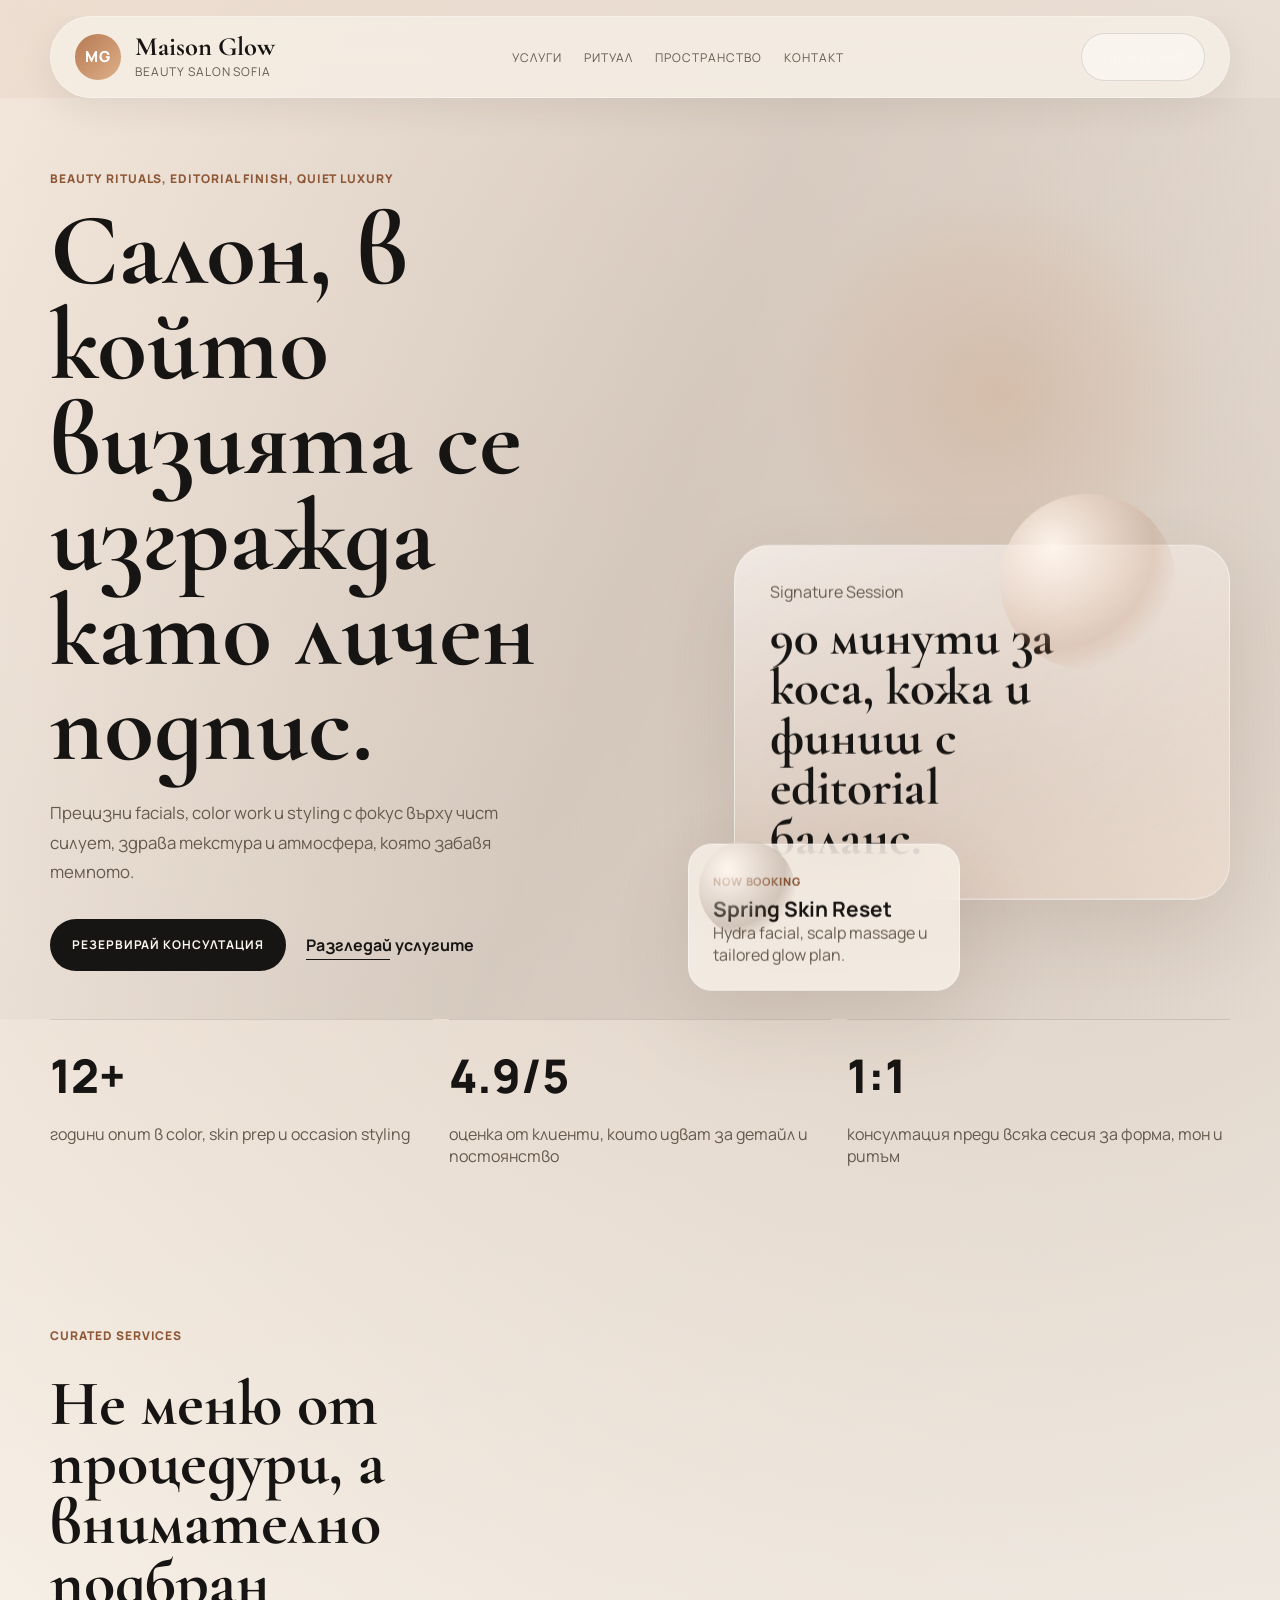
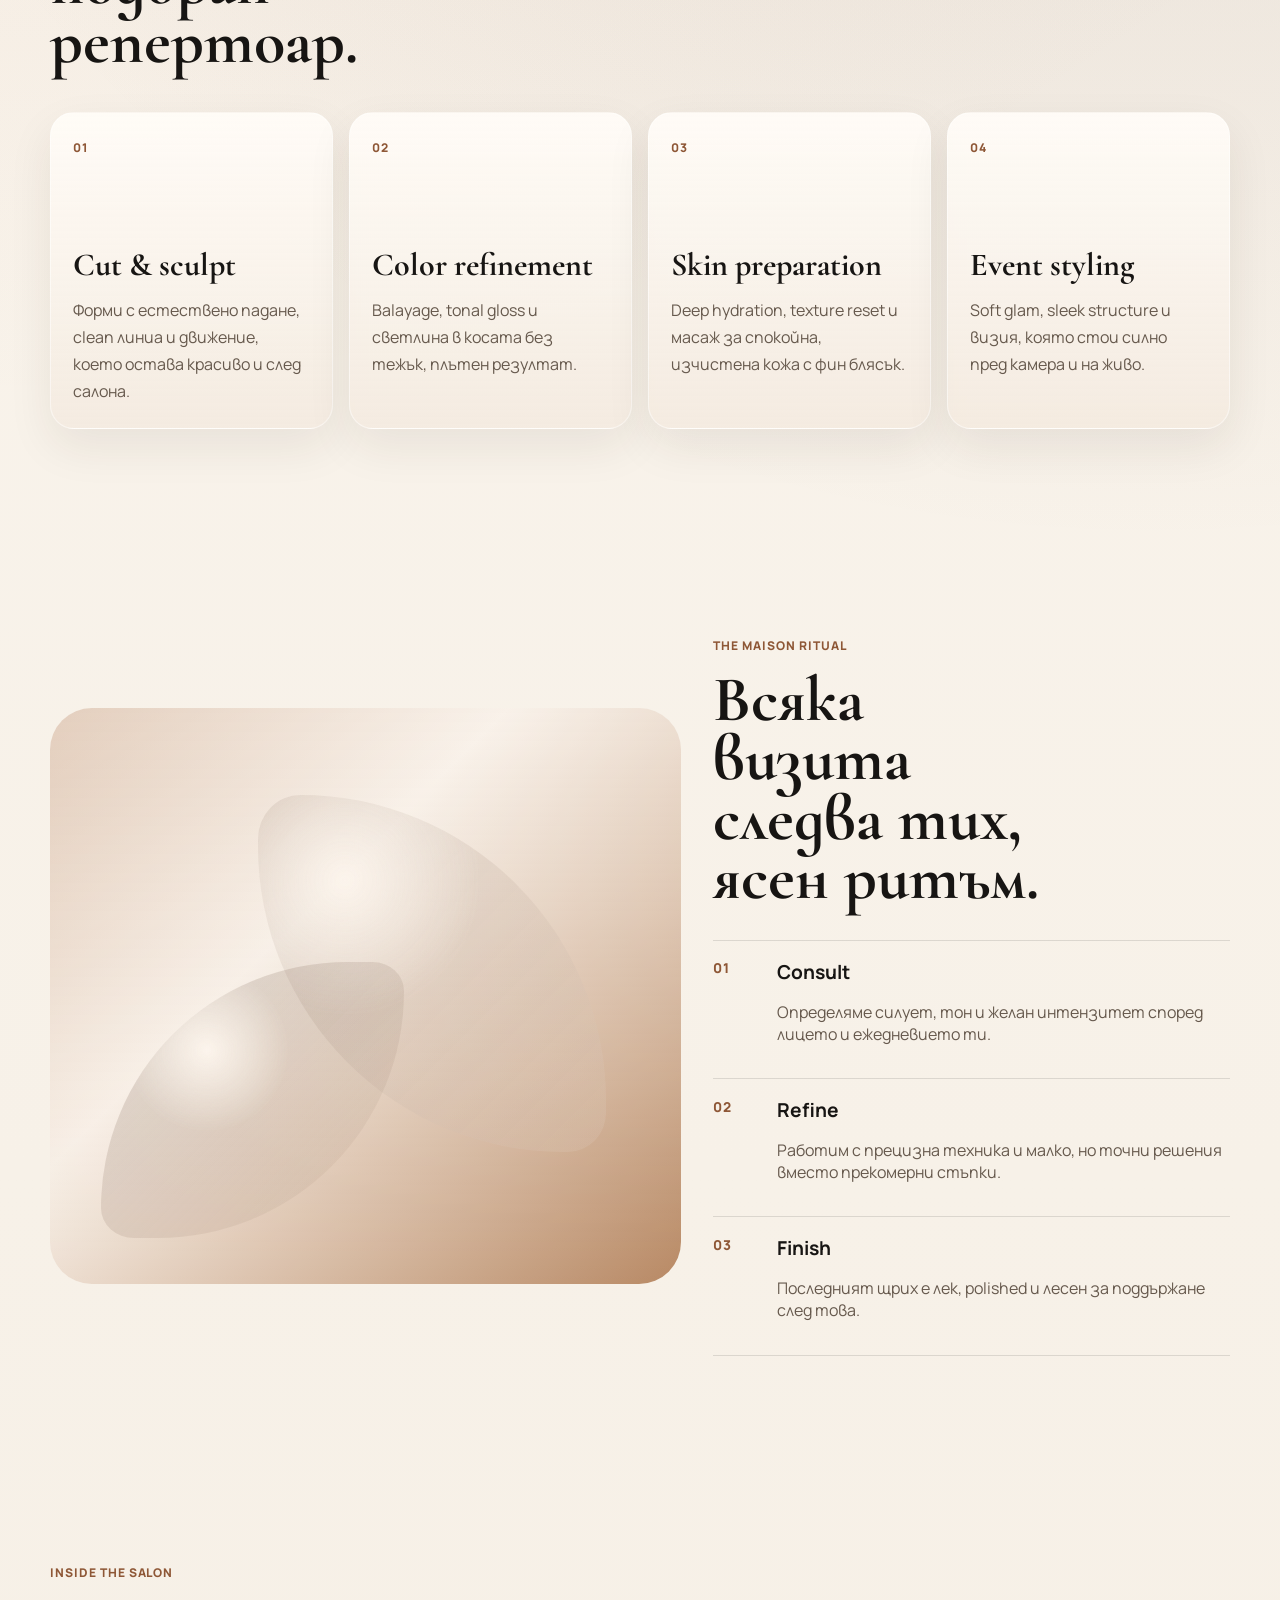
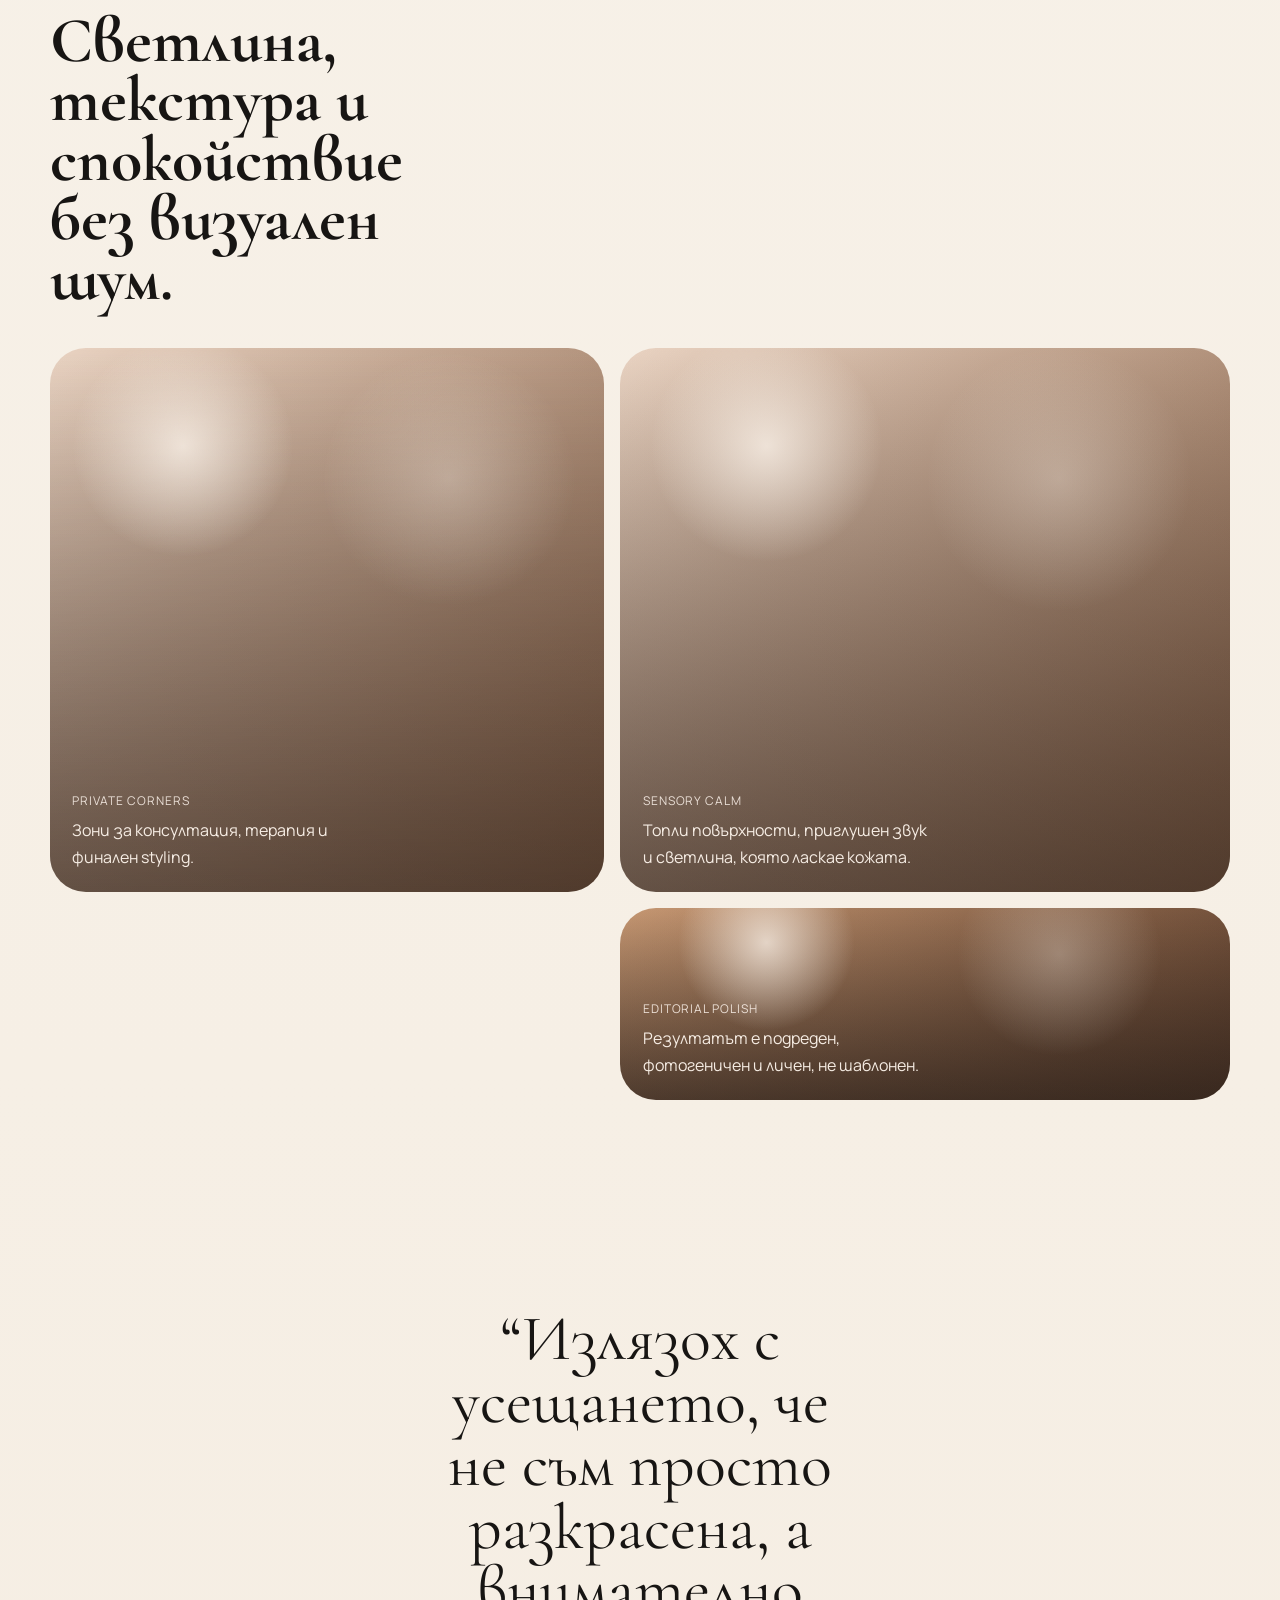
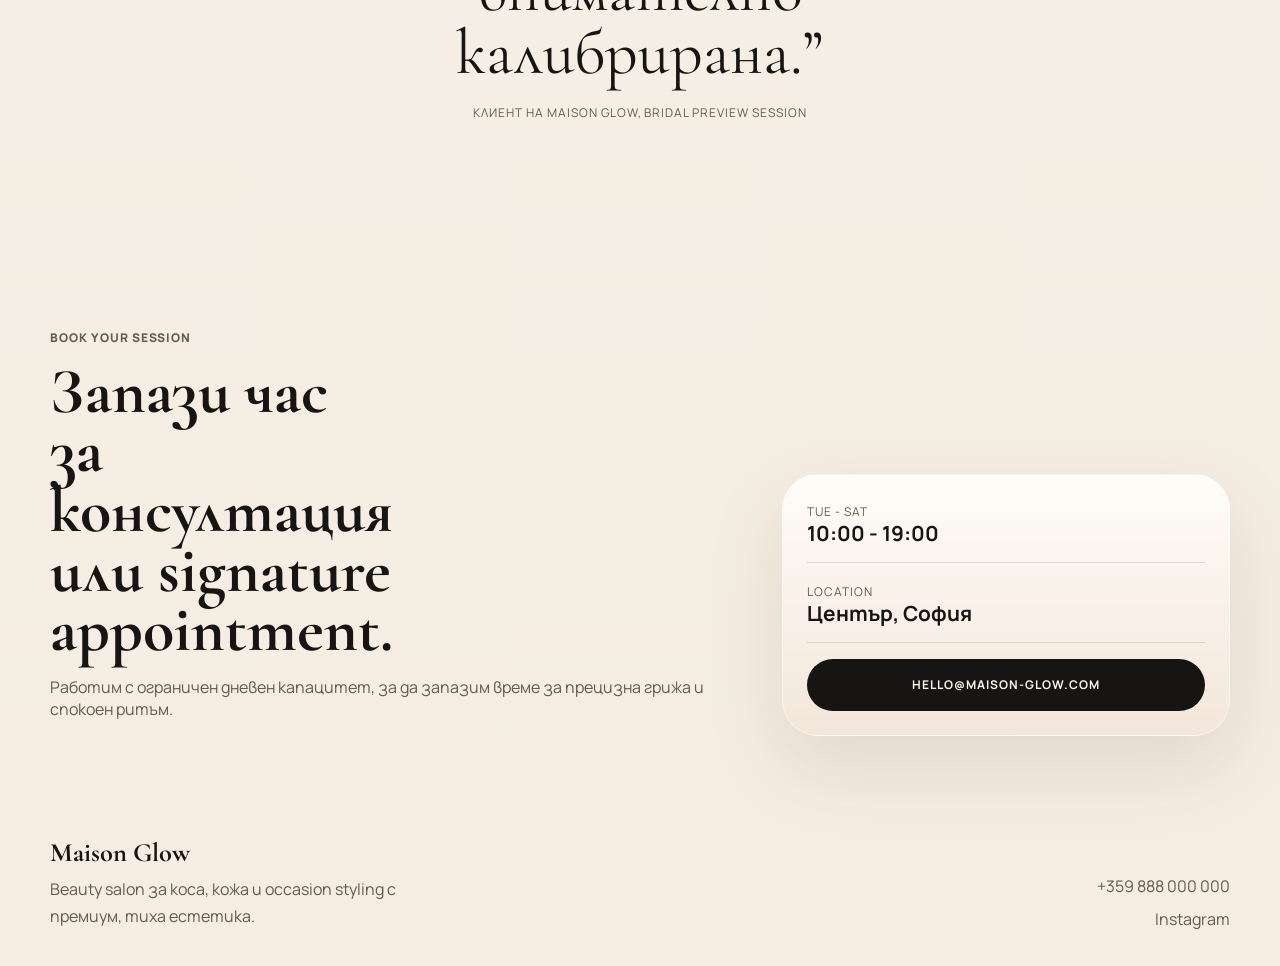
<file: index.html>
<!DOCTYPE html>
<html lang="bg">
  <head>
    <meta charset="UTF-8" />
    <meta name="viewport" content="width=device-width, initial-scale=1.0" />
    <title>Maison Glow | Beauty Salon</title>
    <meta
      name="description"
      content="Maison Glow е beauty salon за прецизни терапии, editorial styling и ритуали за спокойна, уверена визия."
    />
    <link rel="preconnect" href="https://fonts.googleapis.com" />
    <link rel="preconnect" href="https://fonts.gstatic.com" crossorigin />
    <link
      href="https://fonts.googleapis.com/css2?family=Cormorant+Garamond:wght@500;600;700&amp;family=Manrope:wght@400;500;600;700;800&amp;display=swap"
      rel="stylesheet"
    />
    <link rel="stylesheet" href="styles.css" />
  </head>
  <body>
    <div class="site-shell">
      <header class="topbar">
        <a class="brand" href="#home" aria-label="Maison Glow">
          <span class="brand-mark">MG</span>
          <span class="brand-copy">
            <strong>Maison Glow</strong>
            <span>Beauty Salon Sofia</span>
          </span>
        </a>
        <nav class="nav">
          <a href="#services">Услуги</a>
          <a href="#ritual">Ритуал</a>
          <a href="#space">Пространство</a>
          <a href="#contact">Контакт</a>
        </nav>
        <a class="button button-outline" href="#booking">Запази час</a>
      </header>

      <main id="home">
        <section class="hero">
          <div class="hero-backdrop"></div>
          <div class="hero-copy" data-reveal="up">
            <p class="eyebrow">Beauty rituals, editorial finish, quiet luxury</p>
            <h1>Салон, в който визията се изгражда като личен подпис.</h1>
            <p class="hero-text">
              Прецизни facials, color work и styling с фокус върху чист силует,
              здрава текстура и атмосфера, която забавя темпото.
            </p>
            <div class="hero-actions">
              <a class="button" href="#booking">Резервирай консултация</a>
              <a class="text-link" href="#services">Разгледай услугите</a>
            </div>
          </div>

          <div class="hero-visual" data-reveal="fade">
            <article class="hero-card hero-card-main">
              <p>Signature Session</p>
              <h2>90 минути за коса, кожа и финиш с editorial баланс.</h2>
            </article>
            <article class="hero-card hero-card-detail">
              <span>Now Booking</span>
              <strong>Spring Skin Reset</strong>
              <p>Hydra facial, scalp massage и tailored glow plan.</p>
            </article>
            <div class="hero-orb hero-orb-large"></div>
            <div class="hero-orb hero-orb-small"></div>
          </div>
        </section>

        <section class="metrics" data-reveal="up">
          <div>
            <span>12+</span>
            <p>години опит в color, skin prep и occasion styling</p>
          </div>
          <div>
            <span>4.9/5</span>
            <p>оценка от клиенти, които идват за детайл и постоянство</p>
          </div>
          <div>
            <span>1:1</span>
            <p>консултация преди всяка сесия за форма, тон и ритъм</p>
          </div>
        </section>

        <section class="section services" id="services">
          <div class="section-heading" data-reveal="up">
            <p class="eyebrow">Curated services</p>
            <h2>Не меню от процедури, а внимателно подбран репертоар.</h2>
          </div>

          <div class="service-grid">
            <article class="service-item" data-reveal="up">
              <span>01</span>
              <h3>Cut &amp; sculpt</h3>
              <p>
                Форми с естествено падане, clean линиa и движение, което остава
                красиво и след салона.
              </p>
            </article>
            <article class="service-item" data-reveal="up">
              <span>02</span>
              <h3>Color refinement</h3>
              <p>
                Balayage, tonal gloss и светлина в косата без тежък, плътен
                резултат.
              </p>
            </article>
            <article class="service-item" data-reveal="up">
              <span>03</span>
              <h3>Skin preparation</h3>
              <p>
                Deep hydration, texture reset и масаж за спокойна, изчистена
                кожа с фин блясък.
              </p>
            </article>
            <article class="service-item" data-reveal="up">
              <span>04</span>
              <h3>Event styling</h3>
              <p>
                Soft glam, sleek structure и визия, която стои силно пред камера
                и на живо.
              </p>
            </article>
          </div>
        </section>

        <section class="section split-section" id="ritual">
          <div class="split-visual" data-reveal="fade">
            <div class="texture texture-one"></div>
            <div class="texture texture-two"></div>
          </div>
          <div class="split-copy" data-reveal="up">
            <p class="eyebrow">The Maison ritual</p>
            <h2>Всяка визита следва тих, ясен ритъм.</h2>
            <ol class="ritual-list">
              <li>
                <strong>Consult</strong>
                <p>Определяме силует, тон и желан интензитет според лицето и ежедневието ти.</p>
              </li>
              <li>
                <strong>Refine</strong>
                <p>Работим с прецизна техника и малко, но точни решения вместо прекомерни стъпки.</p>
              </li>
              <li>
                <strong>Finish</strong>
                <p>Последният щрих е лек, polished и лесен за поддържане след това.</p>
              </li>
            </ol>
          </div>
        </section>

        <section class="section gallery-section" id="space">
          <div class="section-heading" data-reveal="up">
            <p class="eyebrow">Inside the salon</p>
            <h2>Светлина, текстура и спокойствие без визуален шум.</h2>
          </div>
          <div class="gallery">
            <div class="gallery-panel gallery-tall" data-reveal="fade">
              <div class="panel-copy">
                <span>Private corners</span>
                <p>Зони за консултация, терапия и финален styling.</p>
              </div>
            </div>
            <div class="gallery-panel gallery-wide" data-reveal="fade">
              <div class="panel-copy">
                <span>Sensory calm</span>
                <p>Топли повърхности, приглушен звук и светлина, която ласкае кожата.</p>
              </div>
            </div>
            <div class="gallery-panel gallery-accent" data-reveal="fade">
              <div class="panel-copy">
                <span>Editorial polish</span>
                <p>Резултатът е подреден, фотогеничен и личен, не шаблонен.</p>
              </div>
            </div>
          </div>
        </section>

        <section class="section quote-section">
          <blockquote data-reveal="up">
            “Излязох с усещането, че не съм просто разкрасена, а внимателно
            калибрирана.”
          </blockquote>
          <p data-reveal="up">Клиент на Maison Glow, bridal preview session</p>
        </section>

        <section class="section booking-section" id="booking">
          <div class="booking-copy" data-reveal="up">
            <p class="eyebrow">Book your session</p>
            <h2>Запази час за консултация или signature appointment.</h2>
            <p>
              Работим с ограничен дневен капацитет, за да запазим време за
              прецизна грижа и спокоен ритъм.
            </p>
          </div>
          <div class="booking-panel" data-reveal="up">
            <div>
              <span>Tue - Sat</span>
              <strong>10:00 - 19:00</strong>
            </div>
            <div>
              <span>Location</span>
              <strong>Център, София</strong>
            </div>
            <a class="button" href="mailto:hello@maison-glow.com">hello@maison-glow.com</a>
          </div>
        </section>
      </main>

      <footer class="footer" id="contact">
        <div>
          <strong>Maison Glow</strong>
          <p>Beauty salon за коса, кожа и occasion styling с премиум, тиха естетика.</p>
        </div>
        <div>
          <a href="tel:+359888000000">+359 888 000 000</a>
          <a href="https://instagram.com" target="_blank" rel="noreferrer">Instagram</a>
        </div>
      </footer>
    </div>

    <script src="script.js"></script>
  </body>
</html>
</file>
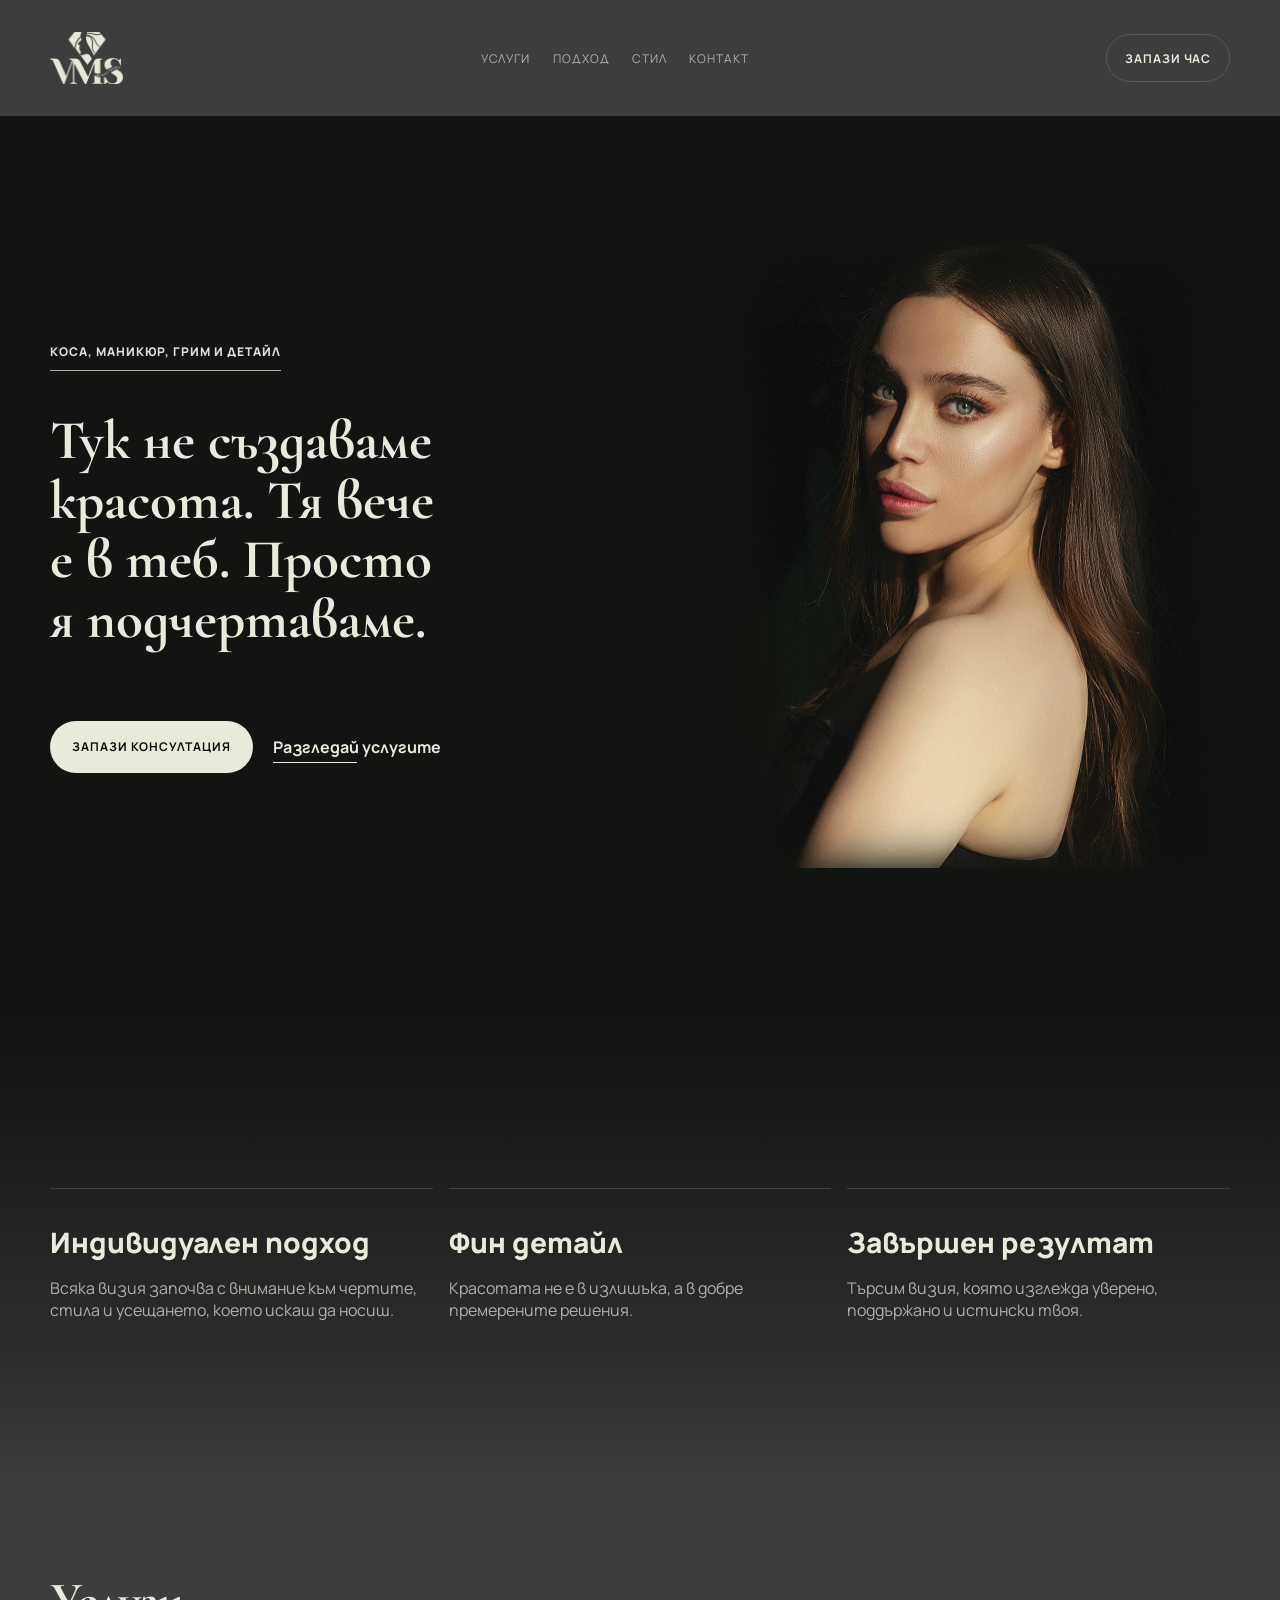
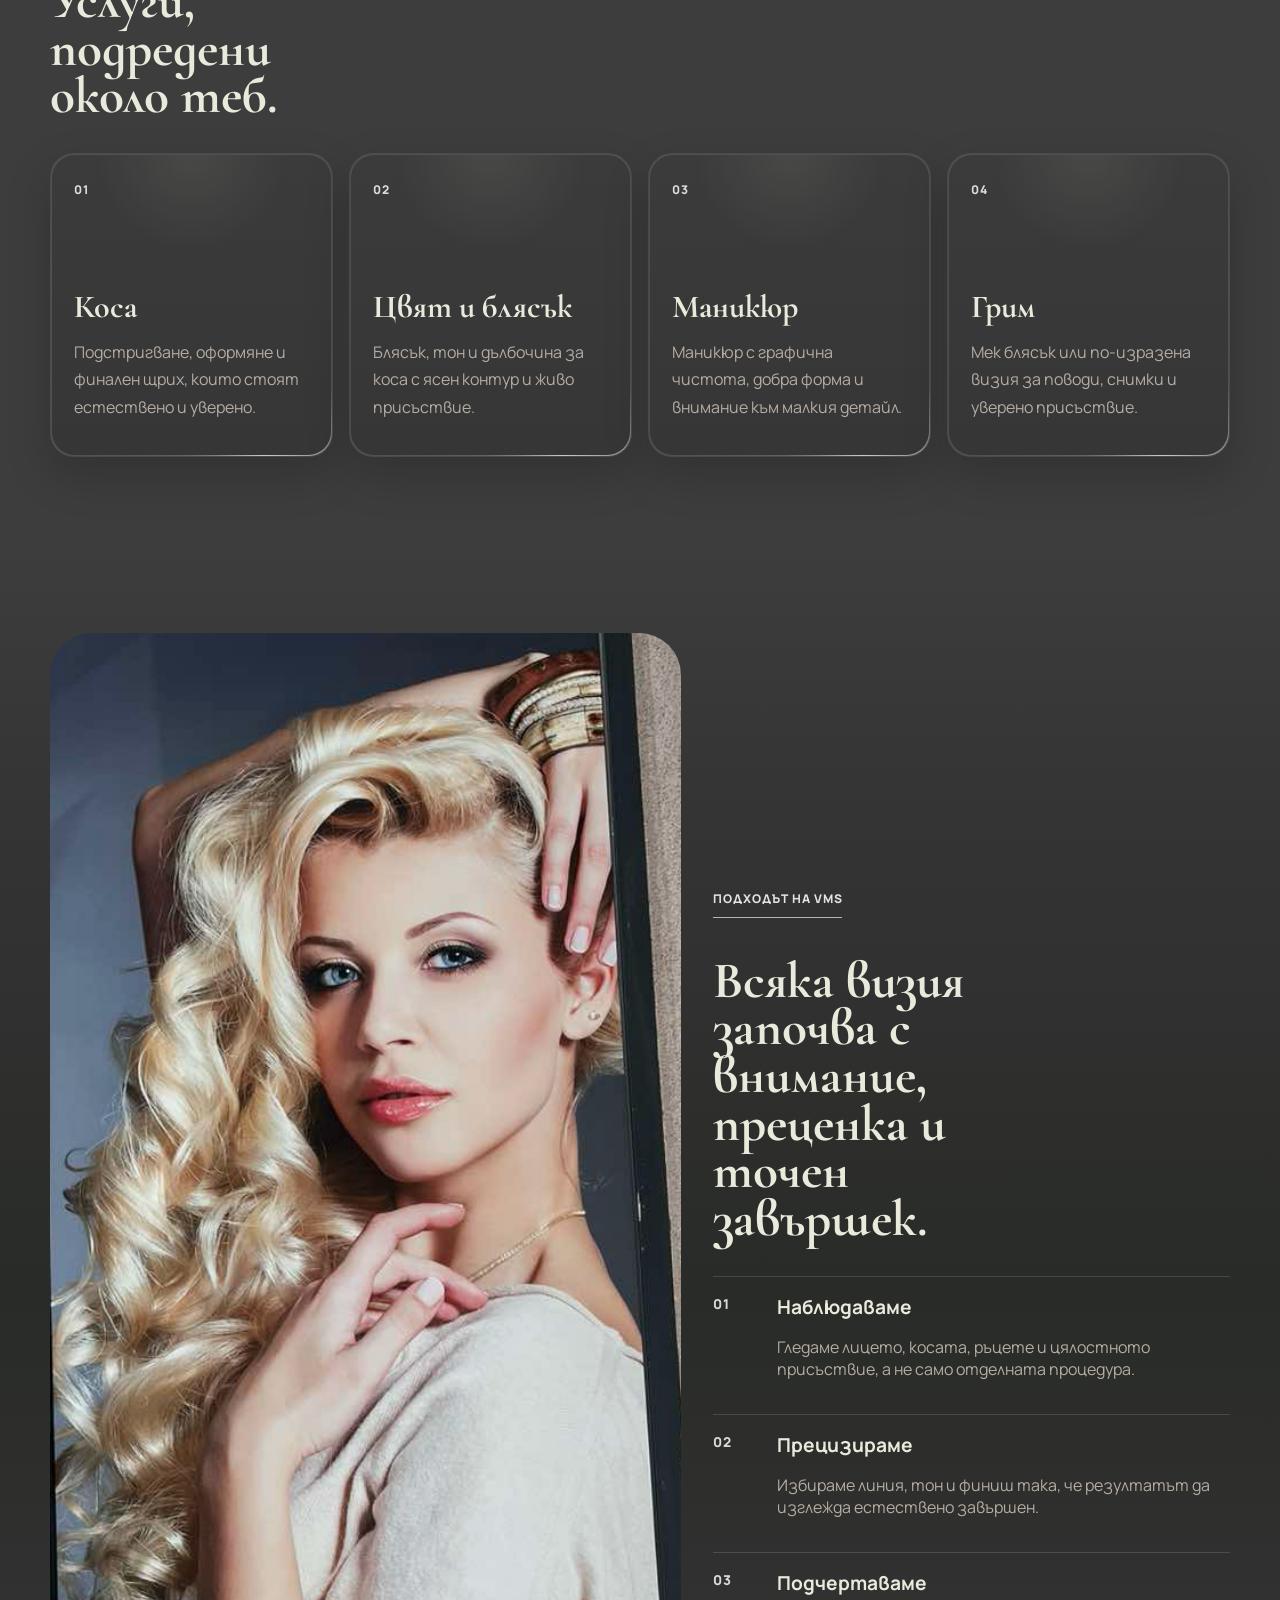
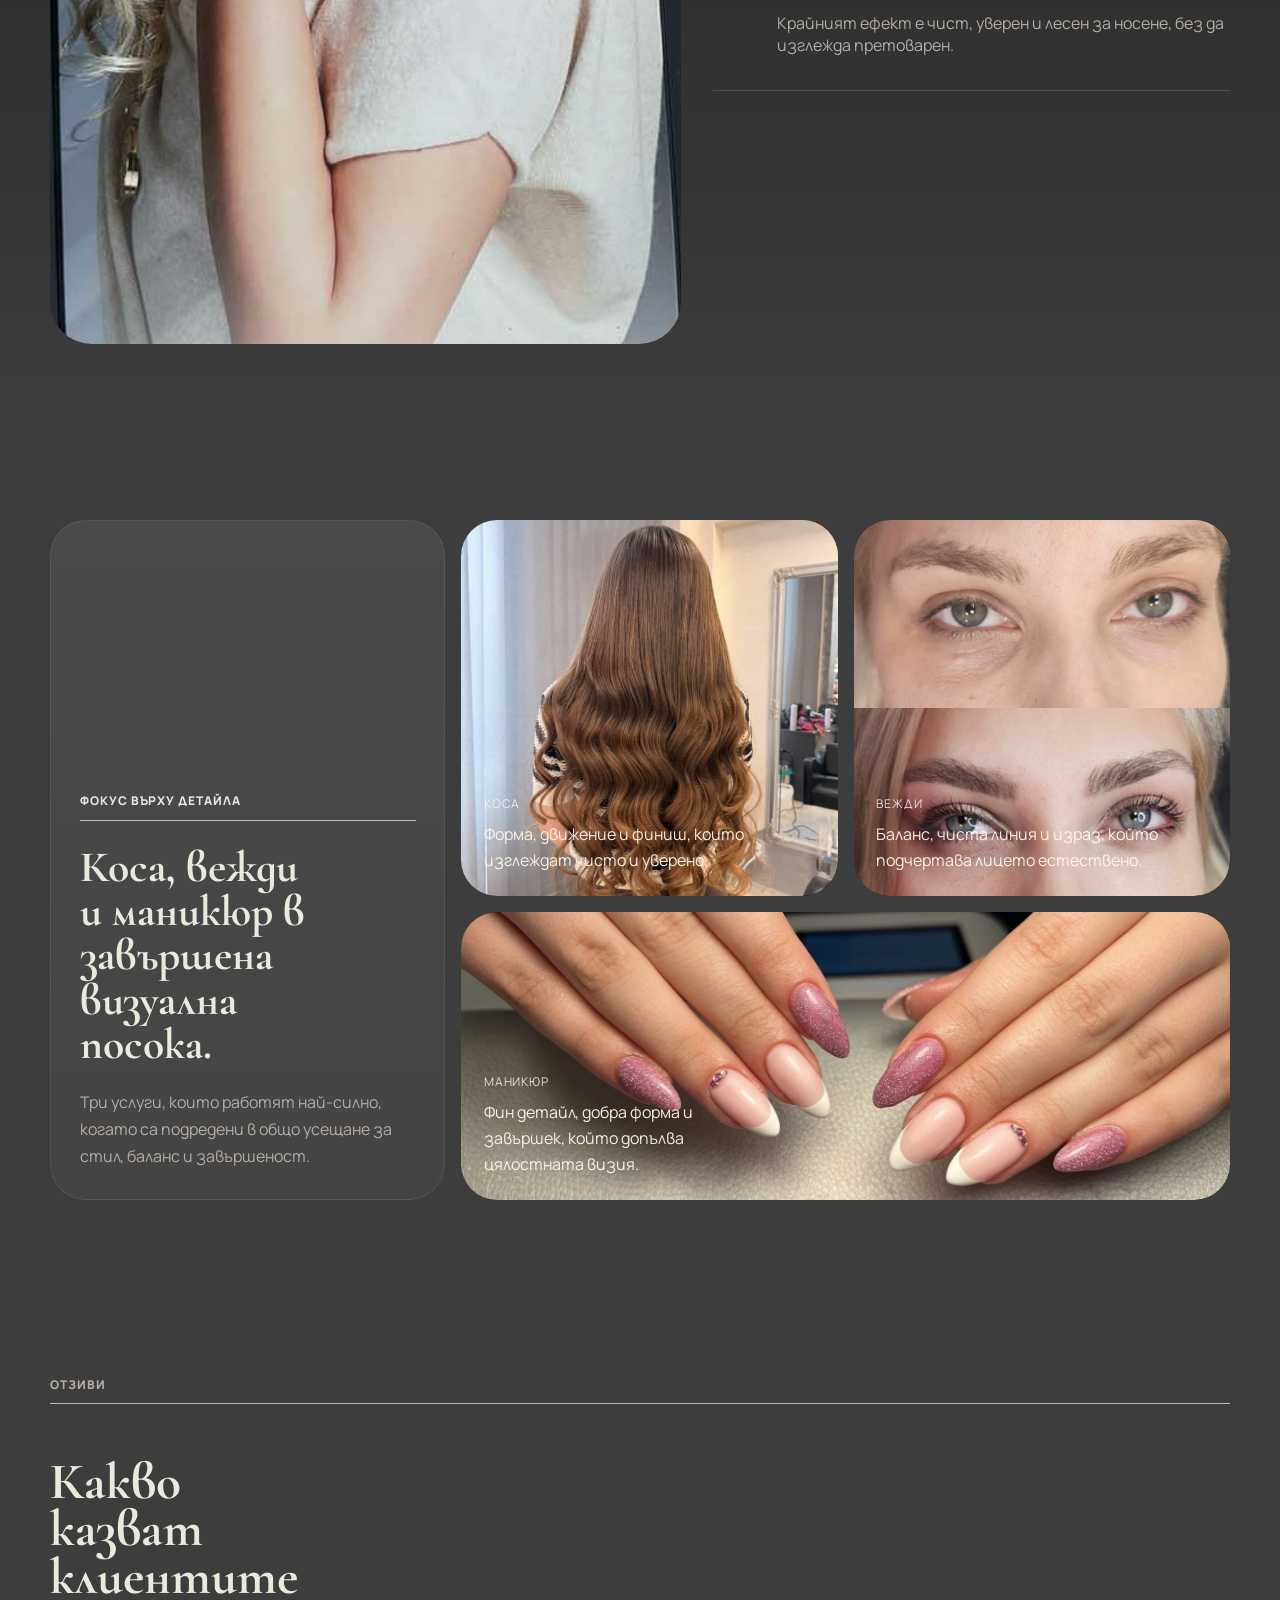
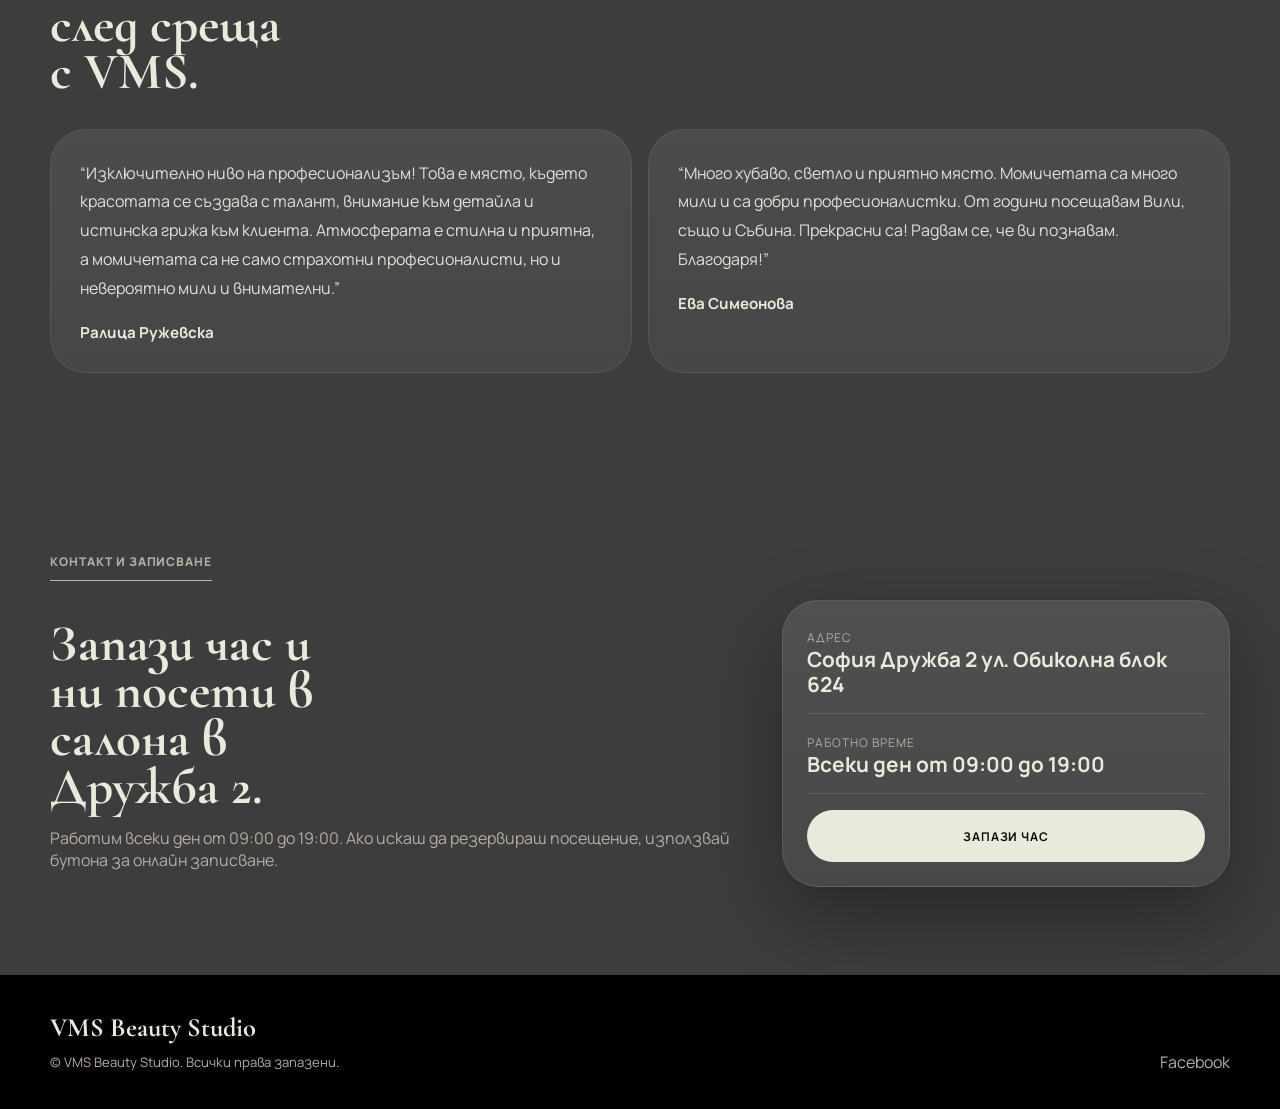
<file: vms.html>
<!DOCTYPE html>
<html lang="bg">
  <head>
    <meta charset="UTF-8" />
    <meta name="viewport" content="width=device-width, initial-scale=1.0" />
    <title>VMS Beauty Studio</title>
    <meta
      name="description"
      content="VMS Beauty Studio е салон за коса, маникюр и beauty детайл с висок контраст, прецизност и polished finish."
    />
    <link rel="preconnect" href="https://fonts.googleapis.com" />
    <link rel="preconnect" href="https://fonts.gstatic.com" crossorigin />
    <link
      href="https://fonts.googleapis.com/css2?family=Cormorant+Garamond:wght@500;600;700&amp;family=Manrope:wght@400;500;600;700;800&amp;display=swap"
      rel="stylesheet"
    />
    <link rel="stylesheet" href="vms.css?v=20260325-1" />
  </head>
  <body>
    <div class="site-shell">
      <header class="topbar">
        <a class="brand" href="#home" aria-label="VMS Beauty Studio">
          <img class="brand-logo" src="assets/VMS logo.png" alt="VMS Beauty Studio" />
        </a>
        <nav class="nav">
          <a href="#services">Услуги</a>
          <a href="#ritual">Подход</a>
          <a href="#space">Стил</a>
          <a href="#contact">Контакт</a>
        </nav>
        <a class="button button-outline" href="#booking">Запази час</a>
      </header>

      <main id="home">
        <section class="hero hero-desktop">
          <div class="hero-copy" data-reveal="up" data-parallax="text">
            <p class="eyebrow">Коса, маникюр, грим и детайл</p>
            <h1>Тук не създаваме красота. Тя вече е в теб. Просто я подчертаваме.</h1>
            <div class="hero-actions">
              <a class="button" href="#booking">Запази консултация</a>
              <a class="text-link" href="#services">Разгледай услугите</a>
            </div>
          </div>

          <div class="hero-visual" data-reveal="fade">
            <figure class="hero-photo-frame" data-parallax="image">
              <img
                class="hero-photo"
                src="assets/mahdi.png"
                alt="Жена в салонна среда с поддържана прическа и естествена светлина"
              />
            </figure>
          </div>
        </section>

        <section class="hero-mobile">
          <div class="hero-mobile-bg" aria-hidden="true"></div>
          <div class="hero-mobile-copy">
            <p class="eyebrow" data-mobile-fade="1">Коса, маникюр, грим и детайл</p>
            <h1 data-mobile-fade="2">Тук не създаваме красота. Тя вече е в теб. Просто я подчертаваме.</h1>
            <div class="hero-actions" data-mobile-fade="3">
              <a class="button" href="#booking">Запази консултация</a>
              <a class="text-link" href="#services">Разгледай услугите</a>
            </div>
          </div>
        </section>

        <section class="metrics-wrap">
          <div class="metrics" data-reveal="up">
            <div>
              <span>Индивидуален подход</span>
              <p>Всяка визия започва с внимание към чертите, стила и усещането, което искаш да носиш.</p>
            </div>
            <div>
              <span>Фин детайл</span>
              <p>Красотата не е в излишъка, а в добре премерените решения.</p>
            </div>
            <div>
              <span>Завършен резултат</span>
              <p>Търсим визия, която изглежда уверено, поддържано и истински твоя.</p>
            </div>
          </div>
        </section>

        <section class="section services" id="services">
          <div class="section-heading" data-reveal="up">
            <h2>Услуги, подредени около теб.</h2>
          </div>

          <div class="service-grid">
            <article class="service-item" data-reveal="up">
              <div class="service-item-inner">
                <span>01</span>
                <h3>Коса</h3>
                <p>
                  Подстригване, оформяне и финален щрих, които стоят естествено и уверено.
                </p>
              </div>
            </article>
            <article class="service-item" data-reveal="up">
              <div class="service-item-inner">
                <span>02</span>
                <h3>Цвят и блясък</h3>
                <p>
                  Блясък, тон и дълбочина за коса с ясен контур и живо присъствие.
                </p>
              </div>
            </article>
            <article class="service-item" data-reveal="up">
              <div class="service-item-inner">
                <span>03</span>
                <h3>Маникюр</h3>
                <p>
                  Маникюр с графична чистота, добра форма и внимание към малкия детайл.
                </p>
              </div>
            </article>
            <article class="service-item" data-reveal="up">
              <div class="service-item-inner">
                <span>04</span>
                <h3>Грим</h3>
                <p>
                  Мек блясък или по-изразена визия за поводи, снимки и уверено присъствие.
                </p>
              </div>
            </article>
          </div>
        </section>

        <section class="section split-section" id="ritual">
          <div class="split-visual" data-reveal="fade">
            <img
              class="split-image"
              src="assets/blondie.png"
              alt="Русокоса жена в beauty портрет"
            />
          </div>
          <div class="split-copy" data-reveal="up">
            <p class="eyebrow">Подходът на VMS</p>
            <h2>Всяка визия започва с внимание, преценка и точен завършек.</h2>
            <ol class="ritual-list">
              <li>
                <strong>Наблюдаваме</strong>
                <p>Гледаме лицето, косата, ръцете и цялостното присъствие, а не само отделната процедура.</p>
              </li>
              <li>
                <strong>Прецизираме</strong>
                <p>Избираме линия, тон и финиш така, че резултатът да изглежда естествено завършен.</p>
              </li>
              <li>
                <strong>Подчертаваме</strong>
                <p>Крайният ефект е чист, уверен и лесен за носене, без да изглежда претоварен.</p>
              </li>
            </ol>
          </div>
        </section>

        <section class="section gallery-section" id="space">
          <div class="gallery gallery-bento">
            <div class="gallery-intro" data-reveal="up">
              <p class="eyebrow">Фокус върху детайла</p>
              <h2>Коса, вежди и маникюр в завършена визуална посока.</h2>
              <p>
                Три услуги, които работят най-силно, когато са подредени в общо
                усещане за стил, баланс и завършеност.
              </p>
            </div>
            <div class="gallery-panel gallery-square gallery-panel-strong-mask" data-reveal="fade">
              <img
                class="gallery-image"
                src="assets/hair.jpg"
                alt="Стайлинг на коса"
              />
              <div class="panel-copy">
                <span>Коса</span>
                <p>Форма, движение и финиш, които изглеждат чисто и уверено.</p>
              </div>
            </div>
            <div class="gallery-panel gallery-square gallery-panel-strong-mask" data-reveal="fade">
              <img
                class="gallery-image"
                src="assets/eyebrows.jpg"
                alt="Оформяне на вежди"
              />
              <div class="panel-copy">
                <span>Вежди</span>
                <p>Баланс, чиста линия и израз, който подчертава лицето естествено.</p>
              </div>
            </div>
            <div class="gallery-panel gallery-square" data-reveal="fade">
              <img
                class="gallery-image"
                src="assets/nails.jpg"
                alt="Маникюр"
              />
              <div class="panel-copy">
                <span>Маникюр</span>
                <p>Фин детайл, добра форма и завършек, който допълва цялостната визия.</p>
              </div>
            </div>
          </div>
        </section>

        <section class="section quote-section">
          <div class="section-heading" data-reveal="up">
            <p class="eyebrow">Отзиви</p>
            <h2>Какво казват клиентите след среща с VMS.</h2>
          </div>
          <div class="reviews-grid">
            <article class="review-card" data-reveal="up">
              <p>
                “Изключително ниво на професионализъм! Това е място, където
                красотата се създава с талант, внимание към детайла и истинска
                грижа към клиента. Атмосферата е стилна и приятна, а момичетата
                са не само страхотни професионалисти, но и невероятно мили и
                внимателни.”
              </p>
              <strong>Ралица Ружевска</strong>
            </article>
            <article class="review-card" data-reveal="up">
              <p>
                “Много хубаво, светло и приятно място. Момичетата са много мили
                и са добри професионалистки. От години посещавам Вили, също и
                Събина. Прекрасни са! Радвам се, че ви познавам. Благодаря!”
              </p>
              <strong>Ева Симеонова</strong>
            </article>
          </div>
        </section>

        <section class="section booking-section" id="booking">
          <div class="booking-copy" data-reveal="up">
            <p class="eyebrow">Контакт и записване</p>
            <h2>Запази час и ни посети в салона в Дружба 2.</h2>
            <p>
              Работим всеки ден от 09:00 до 19:00. Ако искаш да резервираш
              посещение, използвай бутона за онлайн записване.
            </p>
          </div>
          <div class="booking-panel" data-reveal="up">
            <div>
              <span>Адрес</span>
              <strong>София Дружба 2 ул. Обиколна блок 624</strong>
            </div>
            <div>
              <span>Работно време</span>
              <strong>Всеки ден от 09:00 до 19:00</strong>
            </div>
            <a class="button" href="https://studio24.bg/m/vms-beauty-studio-s4186?m" target="_blank" rel="noreferrer">Запази час</a>
          </div>
        </section>
      </main>

      <footer class="footer" id="contact">
        <div>
          <strong>VMS Beauty Studio</strong>
          <p class="footer-copy">© VMS Beauty Studio. Всички права запазени.</p>
        </div>
        <div>
          <a href="https://www.facebook.com/profile.php?id=61570392567536" target="_blank" rel="noreferrer">Facebook</a>
        </div>
      </footer>

      <a class="back-to-top" href="#home" aria-label="Към началото">↑</a>
    </div>

    <script src="vms.js?v=20260325-1"></script>
  </body>
</html>
</file>
<file: styles.css>
:root {
  --bg: #f7f1e8;
  --bg-soft: #efe4d6;
  --surface: rgba(255, 250, 245, 0.68);
  --surface-strong: rgba(255, 247, 239, 0.9);
  --text: #171513;
  --muted: #66594d;
  --line: rgba(23, 21, 19, 0.12);
  --accent: #b77952;
  --accent-deep: #8e5736;
  --shadow: 0 30px 80px rgba(82, 54, 38, 0.12);
  --max-width: 1180px;
  --radius-xl: 36px;
  --radius-lg: 24px;
  --radius-md: 18px;
}

* {
  box-sizing: border-box;
}

html {
  scroll-behavior: smooth;
}

body {
  margin: 0;
  min-width: 320px;
  font-family: "Manrope", sans-serif;
  background:
    radial-gradient(circle at top left, rgba(183, 121, 82, 0.18), transparent 34%),
    radial-gradient(circle at 90% 12%, rgba(86, 55, 38, 0.16), transparent 28%),
    linear-gradient(180deg, #fbf6ef 0%, var(--bg) 48%, #f5ede2 100%);
  color: var(--text);
}

img {
  max-width: 100%;
  display: block;
}

a {
  color: inherit;
  text-decoration: none;
}

button,
a.button {
  cursor: pointer;
}

.site-shell {
  overflow: clip;
}

.topbar,
.metrics,
.section,
.footer {
  width: min(calc(100% - 2rem), var(--max-width));
  margin: 0 auto;
}

.topbar {
  position: sticky;
  top: 0;
  z-index: 10;
  display: flex;
  align-items: center;
  justify-content: space-between;
  gap: 1.5rem;
  padding: 1rem 1.5rem;
  margin-top: 1rem;
  border: 1px solid rgba(255, 255, 255, 0.3);
  border-radius: 999px;
  background: rgba(247, 241, 232, 0.72);
  backdrop-filter: blur(20px);
  box-shadow: 0 10px 35px rgba(46, 35, 27, 0.08);
}

.brand {
  display: inline-flex;
  align-items: center;
  gap: 0.9rem;
}

.brand-mark {
  display: grid;
  place-items: center;
  width: 2.85rem;
  aspect-ratio: 1;
  border-radius: 50%;
  background: linear-gradient(135deg, var(--accent) 0%, #ddb089 100%);
  color: white;
  font-size: 0.95rem;
  font-weight: 800;
  letter-spacing: 0.08em;
}

.brand-copy {
  display: grid;
  gap: 0.15rem;
}

.brand-copy strong,
.footer strong {
  font-family: "Cormorant Garamond", serif;
  font-size: 1.65rem;
  font-weight: 700;
  line-height: 1;
}

.brand-copy span,
.footer p,
.footer a,
.nav a,
.hero-text,
.service-item p,
.ritual-list p,
.panel-copy p,
.booking-copy p,
.booking-panel span,
.metrics p,
.quote-section p {
  color: var(--muted);
}

.brand-copy span,
.nav a,
.button,
.button-outline,
.eyebrow,
.service-item span,
.panel-copy span,
.booking-panel span {
  letter-spacing: 0.08em;
  text-transform: uppercase;
  font-size: 0.75rem;
}

.nav {
  display: flex;
  align-items: center;
  gap: 1.4rem;
}

.nav a {
  transition: color 220ms ease;
}

.nav a:hover,
.text-link:hover {
  color: var(--accent-deep);
}

.button,
.button-outline,
.text-link {
  transition:
    transform 220ms ease,
    background-color 220ms ease,
    border-color 220ms ease,
    color 220ms ease;
}

.button {
  display: inline-flex;
  align-items: center;
  justify-content: center;
  min-height: 3.25rem;
  padding: 0 1.3rem;
  border: 1px solid transparent;
  border-radius: 999px;
  background: var(--text);
  color: #fbf6ef;
  font-weight: 700;
}

.button:hover,
.button-outline:hover {
  transform: translateY(-2px);
}

.button-outline {
  display: inline-flex;
  align-items: center;
  justify-content: center;
  min-height: 3rem;
  padding: 0 1.1rem;
  border: 1px solid var(--line);
  border-radius: 999px;
  background: rgba(255, 255, 255, 0.45);
}

.hero {
  position: relative;
  display: grid;
  grid-template-columns: minmax(0, 0.95fr) minmax(320px, 0.85fr);
  gap: 2rem;
  align-items: end;
  min-height: calc(100svh - 7rem);
  padding: 4.5rem max(1rem, calc((100vw - var(--max-width)) / 2)) 3rem;
}

.hero-backdrop {
  position: absolute;
  inset: 0;
  background:
    radial-gradient(circle at 78% 32%, rgba(204, 162, 129, 0.36), transparent 18%),
    radial-gradient(circle at 72% 70%, rgba(99, 74, 57, 0.12), transparent 16%),
    linear-gradient(135deg, rgba(255, 248, 240, 0.3), rgba(255, 248, 240, 0)),
    linear-gradient(110deg, rgba(255, 255, 255, 0) 0%, rgba(63, 43, 31, 0.14) 50%, rgba(255, 255, 255, 0) 100%);
  pointer-events: none;
}

.hero-copy,
.hero-visual {
  position: relative;
  z-index: 1;
}

.eyebrow {
  margin: 0 0 1rem;
  color: var(--accent-deep);
  font-weight: 800;
}

.hero h1,
.section-heading h2,
.split-copy h2,
.booking-copy h2 {
  margin: 0;
  font-family: "Cormorant Garamond", serif;
  font-weight: 700;
  line-height: 0.93;
}

.hero h1 {
  max-width: 10ch;
  font-size: clamp(3.9rem, 8vw, 7.4rem);
}

.hero-text {
  max-width: 32rem;
  margin: 1.5rem 0 0;
  font-size: 1.05rem;
  line-height: 1.75;
}

.hero-actions {
  display: flex;
  align-items: center;
  gap: 1.25rem;
  margin-top: 2rem;
}

.text-link {
  position: relative;
  font-weight: 700;
}

.text-link::after {
  content: "";
  position: absolute;
  left: 0;
  bottom: -0.3rem;
  width: 100%;
  height: 1px;
  background: currentColor;
  transform-origin: left;
  transform: scaleX(0.5);
  transition: transform 220ms ease;
}

.text-link:hover::after {
  transform: scaleX(1);
}

.hero-visual {
  display: grid;
  align-content: end;
  justify-items: end;
  min-height: 540px;
}

.hero-card {
  position: relative;
  border: 1px solid rgba(255, 255, 255, 0.45);
  backdrop-filter: blur(24px);
  box-shadow: var(--shadow);
}

.hero-card-main {
  width: min(100%, 31rem);
  padding: 2.2rem;
  border-radius: var(--radius-xl);
  background:
    linear-gradient(160deg, rgba(255, 251, 247, 0.88), rgba(244, 225, 210, 0.48)),
    linear-gradient(135deg, rgba(115, 76, 53, 0.8), rgba(115, 76, 53, 0));
}

.hero-card-main p,
.hero-card-detail p {
  margin: 0;
  color: var(--muted);
}

.hero-card-main h2 {
  max-width: 12ch;
  margin: 0.6rem 0 0;
  font-family: "Cormorant Garamond", serif;
  font-size: clamp(2rem, 4vw, 3.3rem);
  line-height: 0.98;
}

.hero-card-detail {
  align-self: start;
  justify-self: start;
  width: 17rem;
  margin-top: -3.5rem;
  padding: 1.5rem;
  border-radius: var(--radius-lg);
  background: rgba(252, 245, 238, 0.72);
}

.hero-card-detail span {
  display: inline-block;
  margin-bottom: 0.5rem;
  color: var(--accent-deep);
  font-size: 0.7rem;
  font-weight: 800;
  letter-spacing: 0.08em;
  text-transform: uppercase;
}

.hero-card-detail strong,
.booking-panel strong {
  display: block;
  font-size: 1.3rem;
  line-height: 1.2;
}

.hero-orb {
  position: absolute;
  border-radius: 50%;
  filter: blur(0.5px);
}

.hero-orb-large {
  right: 10%;
  top: 8%;
  width: 11rem;
  aspect-ratio: 1;
  background: radial-gradient(circle at 30% 30%, rgba(255, 245, 237, 0.95), rgba(183, 121, 82, 0.18) 58%, rgba(183, 121, 82, 0) 74%);
}

.hero-orb-small {
  left: 2%;
  bottom: 10%;
  width: 6rem;
  aspect-ratio: 1;
  background: radial-gradient(circle at 30% 30%, rgba(255, 247, 239, 0.9), rgba(86, 55, 38, 0.2) 60%, rgba(86, 55, 38, 0) 76%);
}

.metrics {
  display: grid;
  grid-template-columns: repeat(3, minmax(0, 1fr));
  gap: 1rem;
  padding: 0 0 1rem;
}

.metrics div {
  padding: 1.5rem 0;
  border-top: 1px solid var(--line);
}

.metrics span {
  display: block;
  margin-bottom: 0.45rem;
  font-size: clamp(1.8rem, 4vw, 2.9rem);
  font-weight: 800;
}

.section {
  padding: 6.5rem 0;
}

.section-heading {
  display: grid;
  gap: 0.9rem;
  margin-bottom: 2.5rem;
}

.section-heading h2,
.split-copy h2,
.booking-copy h2 {
  max-width: 11ch;
  font-size: clamp(2.8rem, 5vw, 4.7rem);
}

.service-grid {
  display: grid;
  grid-template-columns: repeat(4, minmax(0, 1fr));
  gap: 1rem;
}

.service-item {
  min-height: 19rem;
  padding: 1.4rem;
  border-radius: var(--radius-lg);
  background:
    linear-gradient(180deg, rgba(255, 252, 247, 0.92), rgba(242, 231, 219, 0.75)),
    rgba(255, 255, 255, 0.35);
  border: 1px solid rgba(255, 255, 255, 0.48);
  box-shadow: 0 18px 45px rgba(57, 42, 31, 0.08);
}

.service-item span {
  color: var(--accent-deep);
  font-weight: 800;
}

.service-item h3 {
  margin: 5.5rem 0 0.8rem;
  font-family: "Cormorant Garamond", serif;
  font-size: 2rem;
}

.service-item p {
  margin: 0;
  line-height: 1.7;
}

.split-section {
  display: grid;
  grid-template-columns: minmax(0, 1.1fr) minmax(0, 0.9fr);
  gap: 2rem;
  align-items: center;
}

.split-visual {
  position: relative;
  min-height: 36rem;
  border-radius: calc(var(--radius-xl) + 6px);
  overflow: hidden;
  background:
    linear-gradient(180deg, rgba(254, 252, 248, 0.24), rgba(254, 252, 248, 0)),
    linear-gradient(135deg, #dbc0ab 0%, #f7eee5 38%, #b88964 100%);
}

.texture {
  position: absolute;
  border-radius: 999px;
}

.texture-one {
  inset: 15% 12% auto auto;
  width: 55%;
  height: 62%;
  background:
    radial-gradient(circle at 25% 24%, rgba(255, 248, 240, 0.86), rgba(255, 248, 240, 0) 36%),
    linear-gradient(135deg, rgba(108, 73, 51, 0.16), rgba(255, 255, 255, 0.1));
  border-top-left-radius: 40%;
  border-bottom-right-radius: 36%;
}

.texture-two {
  inset: auto auto 8% 8%;
  width: 48%;
  height: 48%;
  background:
    radial-gradient(circle at 35% 32%, rgba(255, 248, 240, 0.9), rgba(255, 248, 240, 0) 30%),
    linear-gradient(135deg, rgba(93, 64, 45, 0.22), rgba(255, 255, 255, 0));
  border-top-right-radius: 42%;
  border-bottom-left-radius: 44%;
}

.ritual-list {
  margin: 2rem 0 0;
  padding: 0;
  list-style: none;
  counter-reset: ritual;
}

.ritual-list li {
  position: relative;
  padding: 1.1rem 0 1.1rem 4rem;
  border-top: 1px solid var(--line);
}

.ritual-list li:last-child {
  border-bottom: 1px solid var(--line);
}

.ritual-list li::before {
  counter-increment: ritual;
  content: "0" counter(ritual);
  position: absolute;
  left: 0;
  top: 1.15rem;
  color: var(--accent-deep);
  font-size: 0.85rem;
  font-weight: 800;
  letter-spacing: 0.08em;
}

.ritual-list strong {
  display: block;
  margin-bottom: 0.35rem;
  font-size: 1.2rem;
}

.gallery {
  display: grid;
  grid-template-columns: 1fr 1.1fr;
  gap: 1rem;
}

.gallery-panel {
  position: relative;
  overflow: hidden;
  border-radius: var(--radius-xl);
  min-height: 18rem;
  background:
    linear-gradient(180deg, rgba(255, 255, 255, 0) 0%, rgba(38, 29, 24, 0.58) 100%),
    linear-gradient(135deg, #ead4c3, #a17455);
}

.gallery-panel::before {
  content: "";
  position: absolute;
  inset: 0;
  background:
    radial-gradient(circle at 24% 18%, rgba(255, 248, 240, 0.72), transparent 18%),
    radial-gradient(circle at 72% 24%, rgba(255, 248, 240, 0.3), transparent 22%),
    linear-gradient(130deg, rgba(255, 255, 255, 0), rgba(40, 28, 21, 0.2));
}

.gallery-tall {
  min-height: 34rem;
}

.gallery-wide {
  min-height: 21rem;
}

.gallery-accent {
  grid-column: 2;
  min-height: 12rem;
  background:
    linear-gradient(180deg, rgba(255, 255, 255, 0) 0%, rgba(38, 29, 24, 0.7) 100%),
    linear-gradient(135deg, #c79873, #6f4b35);
}

.panel-copy {
  position: absolute;
  left: 1.4rem;
  right: 1.4rem;
  bottom: 1.4rem;
  z-index: 1;
}

.panel-copy span {
  display: inline-block;
  margin-bottom: 0.55rem;
  color: rgba(255, 246, 238, 0.85);
}

.panel-copy p {
  margin: 0;
  max-width: 18rem;
  color: rgba(255, 246, 238, 0.94);
  line-height: 1.65;
}

.quote-section {
  text-align: center;
}

.quote-section blockquote {
  max-width: 14ch;
  margin: 0 auto;
  font-family: "Cormorant Garamond", serif;
  font-size: clamp(2.7rem, 5vw, 5rem);
  line-height: 0.98;
}

.quote-section p {
  margin: 1.2rem 0 0;
  text-transform: uppercase;
  letter-spacing: 0.08em;
  font-size: 0.75rem;
}

.booking-section {
  display: grid;
  grid-template-columns: minmax(0, 1fr) minmax(300px, 28rem);
  gap: 2rem;
  align-items: end;
}

.booking-panel {
  display: grid;
  gap: 1rem;
  padding: 1.5rem;
  border-radius: var(--radius-xl);
  background:
    linear-gradient(180deg, rgba(255, 252, 248, 0.95), rgba(241, 227, 214, 0.84)),
    rgba(255, 255, 255, 0.45);
  border: 1px solid rgba(255, 255, 255, 0.42);
  box-shadow: var(--shadow);
}

.booking-panel div {
  padding-bottom: 1rem;
  border-bottom: 1px solid var(--line);
}

.footer {
  display: flex;
  align-items: flex-end;
  justify-content: space-between;
  gap: 2rem;
  padding: 0 0 2.25rem;
}

.footer p {
  max-width: 24rem;
  margin: 0.6rem 0 0;
  line-height: 1.7;
}

.footer div:last-child {
  display: grid;
  gap: 0.7rem;
  justify-items: end;
}

[data-reveal] {
  opacity: 0;
  transform: translateY(32px);
  transition:
    opacity 700ms ease,
    transform 700ms cubic-bezier(0.2, 0.8, 0.2, 1);
}

[data-reveal="fade"] {
  transform: translateY(0) scale(0.97);
}

[data-reveal].is-visible {
  opacity: 1;
  transform: translateY(0) scale(1);
}

@media (max-width: 1080px) {
  .nav {
    display: none;
  }

  .hero,
  .split-section,
  .booking-section {
    grid-template-columns: 1fr;
  }

  .hero {
    min-height: auto;
    padding-top: 3.5rem;
  }

  .hero h1 {
    max-width: 11ch;
  }

  .hero-visual {
    min-height: 460px;
    justify-items: stretch;
  }

  .hero-card-detail {
    justify-self: end;
  }

  .service-grid {
    grid-template-columns: repeat(2, minmax(0, 1fr));
  }

  .gallery {
    grid-template-columns: 1fr;
  }

  .gallery-accent {
    grid-column: auto;
  }
}

@media (max-width: 720px) {
  .topbar {
    flex-wrap: wrap;
    justify-content: center;
    border-radius: 28px;
    padding: 1rem;
  }

  .hero {
    gap: 1.5rem;
    padding-inline: 1rem;
    padding-top: 2.3rem;
  }

  .hero h1 {
    font-size: clamp(3rem, 16vw, 4.7rem);
  }

  .hero-actions,
  .footer {
    flex-direction: column;
    align-items: flex-start;
  }

  .hero-visual {
    min-height: 390px;
  }

  .hero-card-main {
    width: 100%;
    padding: 1.4rem;
  }

  .hero-card-detail {
    width: auto;
    max-width: 15rem;
    margin-top: -2rem;
  }

  .metrics,
  .service-grid {
    grid-template-columns: 1fr;
  }

  .section {
    padding: 4.5rem 0;
  }

  .section-heading h2,
  .split-copy h2,
  .booking-copy h2,
  .quote-section blockquote {
    max-width: none;
  }

  .split-visual {
    min-height: 28rem;
  }

  .gallery-tall {
    min-height: 24rem;
  }

  .footer div:last-child {
    justify-items: start;
  }
}

@media (prefers-reduced-motion: reduce) {
  html {
    scroll-behavior: auto;
  }

  *,
  *::before,
  *::after {
    animation: none !important;
    transition: none !important;
  }

  [data-reveal] {
    opacity: 1;
    transform: none;
  }
}
</file>
<file: vms.css>
:root {
  --bg: #3d3d3d;
  --bg-soft: #3d3d3d;
  --surface: rgba(255, 255, 255, 0.05);
  --surface-strong: rgba(255, 255, 255, 0.08);
  --text: #e9eadc;
  --muted: #b5aca3;
  --line: rgba(255, 255, 255, 0.14);
  --accent: #e9eadc;
  --accent-deep: #ffffff;
  --shadow: 0 30px 80px rgba(0, 0, 0, 0.34);
  --max-width: 1180px;
  --radius-xl: 36px;
  --radius-lg: 24px;
  --radius-md: 18px;
}

* {
  box-sizing: border-box;
}

html {
  scroll-behavior: smooth;
}

body {
  margin: 0;
  min-width: 320px;
  font-family: "Manrope", sans-serif;
  background: var(--bg);
  color: var(--text);
}

img {
  max-width: 100%;
  display: block;
}

a {
  color: inherit;
  text-decoration: none;
}

button,
a.button {
  cursor: pointer;
}

.site-shell {
  overflow: clip;
}

.topbar,
.section,
.footer {
  width: min(calc(100% - 2rem), var(--max-width));
  margin: 0 auto;
}

.metrics {
  width: min(calc(100% - 2rem), var(--max-width));
  margin: 0 auto;
}

.topbar {
  position: sticky;
  top: 0;
  z-index: 10;
  display: flex;
  align-items: center;
  justify-content: space-between;
  gap: 1.5rem;
  padding: 1rem 0 2rem;
  margin-top: 1rem;
  border: 0;
  border-radius: 0;
  background: transparent;
  backdrop-filter: none;
  box-shadow: none;
}

.brand {
  display: inline-flex;
  align-items: center;
  flex-shrink: 0;
}

.footer strong {
  font-family: "Cormorant Garamond", serif;
  font-size: 1.65rem;
  font-weight: 700;
  line-height: 1;
}

.footer p,
.footer a,
.nav a,
.hero-text,
.service-item p,
.ritual-list p,
.panel-copy p,
.booking-copy p,
.booking-panel span,
.metrics p,
.quote-section p {
  color: var(--muted);
}

.nav a,
.button,
.button-outline,
.eyebrow,
.service-item span,
.panel-copy span,
.booking-panel span {
  letter-spacing: 0.08em;
  text-transform: uppercase;
  font-size: 0.75rem;
}

.brand-logo {
  display: block;
  width: auto;
  height: 3.25rem;
  object-fit: contain;
}

.nav {
  display: flex;
  align-items: center;
  gap: 1.4rem;
}

.nav a {
  transition: color 220ms ease;
}

.nav a:hover,
.text-link:hover {
  color: var(--accent-deep);
}

.button,
.button-outline,
.text-link {
  transition:
    transform 220ms ease,
    background-color 220ms ease,
    border-color 220ms ease,
    color 220ms ease;
}

.button {
  display: inline-flex;
  align-items: center;
  justify-content: center;
  min-height: 3.25rem;
  padding: 0 1.3rem;
  border: 1px solid transparent;
  border-radius: 999px;
  background: var(--accent);
  color: #0d0d0e;
  font-weight: 700;
}

.button:hover,
.button-outline:hover {
  transform: translateY(-2px);
}

.button-outline {
  display: inline-flex;
  align-items: center;
  justify-content: center;
  min-height: 3rem;
  padding: 0 1.1rem;
  border: 1px solid var(--line);
  border-radius: 999px;
  background: transparent;
  color: var(--accent);
}

.topbar .button-outline:hover {
  background: var(--accent);
  color: var(--bg);
  border-color: var(--accent);
}

.hero {
  position: relative;
  display: grid;
  grid-template-columns: minmax(0, 0.95fr) minmax(320px, 0.85fr);
  gap: 2rem;
  align-items: center;
  padding: 8rem max(1rem, calc((100vw - var(--max-width)) / 2)) 9.5rem;
  background: #121411;
}

.hero-mobile {
  display: none;
}

[data-mobile-fade] {
  opacity: 1;
  transform: none;
}

.hero-copy,
.hero-visual {
  position: relative;
  z-index: 1;
}

.eyebrow {
  position: relative;
  display: inline-block;
  margin: 0 0 2.5rem;
  padding-bottom: 0.7rem;
  color: rgba(255, 255, 255, 0.86);
  font-weight: 800;
}

.eyebrow::after {
  content: "";
  position: absolute;
  left: 0;
  bottom: 0;
  width: 100%;
  height: 1px;
  background: rgba(233, 234, 220, 0.72);
  transform-origin: left;
  transform: scaleX(0);
  animation: eyebrow-line-reveal 900ms cubic-bezier(0.22, 1, 0.36, 1) 220ms forwards;
}

.hero h1,
.section-heading h2,
.split-copy h2,
.booking-copy h2 {
  margin: 0;
  font-family: "Cormorant Garamond", serif;
  font-weight: 700;
  line-height: 0.93;
}

.hero h1 {
  max-width: 15ch;
  font-size: clamp(2.15rem, 4.3vw, 3.7rem);
  line-height: 1.08;
}

.hero-text {
  max-width: 32rem;
  margin: 1.5rem 0 0;
  font-size: 1.05rem;
  line-height: 1.75;
  color: #d0c7bf;
}

.hero-actions {
  display: flex;
  align-items: center;
  gap: 1.25rem;
  margin-top: 4.5rem;
}

.text-link {
  position: relative;
  font-weight: 700;
}

.text-link::after {
  content: "";
  position: absolute;
  left: 0;
  bottom: -0.3rem;
  width: 100%;
  height: 1px;
  background: currentColor;
  transform-origin: left;
  transform: scaleX(0.5);
  transition: transform 220ms ease;
}

.text-link:hover::after {
  transform: scaleX(1);
}

.hero-visual {
  display: grid;
  align-content: center;
  justify-items: end;
  min-height: 100%;
}

.hero-photo-frame {
  width: min(100%, 34rem);
  margin: 0;
  justify-self: end;
  align-self: center;
  border-radius: 0;
  overflow: hidden;
  border: 0;
  box-shadow: none;
  background: transparent;
}

.hero-photo {
  width: 100%;
  height: 39rem;
  object-fit: contain;
  object-position: center;
  filter: saturate(0.92) contrast(1.01);
}

.booking-panel strong {
  display: block;
  font-size: 1.3rem;
  line-height: 1.2;
}

.metrics-wrap {
  width: 100%;
  padding: 10.5rem 0 7.5rem;
  background: linear-gradient(
    180deg,
    #121411 0%,
    #171916 18%,
    #1f211f 38%,
    #2b2c2c 68%,
    #353535 86%,
    #3d3d3d 100%
  );
}

.metrics {
  display: grid;
  grid-template-columns: repeat(3, minmax(0, 1fr));
  gap: 1rem;
}

.metrics div {
  padding: 2.1rem 0;
  border-top: 1px solid var(--line);
}

.metrics span {
  display: block;
  margin-bottom: 0.45rem;
  font-size: clamp(1.25rem, 2.2vw, 1.9rem);
  font-weight: 800;
}

[data-parallax] {
  will-change: transform;
}

.section {
  padding: 5.5rem 0;
}

.section-heading {
  display: grid;
  gap: 0.9rem;
  margin-bottom: 2rem;
}

.section-heading h2,
.split-copy h2,
.booking-copy h2 {
  max-width: 11ch;
  font-size: clamp(2.15rem, 4vw, 3.5rem);
}

.service-grid {
  display: grid;
  grid-template-columns: repeat(4, minmax(0, 1fr));
  gap: 1rem;
}

.service-item {
  position: relative;
  min-height: 19rem;
  border-radius: var(--radius-lg);
  overflow: hidden;
  background: rgba(233, 234, 220, 0.08);
  border: 1px solid transparent;
  box-shadow: 0 18px 45px rgba(0, 0, 0, 0.18);
  transition:
    transform 260ms ease,
    background 260ms ease,
    box-shadow 260ms ease;
  isolation: isolate;
}

.service-item::before {
  content: "";
  position: absolute;
  inset: -30%;
  background: conic-gradient(
    from 0deg,
    rgba(233, 234, 220, 0.04) 0deg,
    rgba(233, 234, 220, 0.04) 120deg,
    rgba(233, 234, 220, 0.9) 154deg,
    rgba(233, 234, 220, 0.4) 170deg,
    rgba(233, 234, 220, 0.16) 182deg,
    rgba(233, 234, 220, 0.04) 215deg,
    rgba(233, 234, 220, 0.04) 360deg
  );
  transform: rotate(0deg);
  opacity: 0.9;
  animation: service-border-rotate 7.2s linear infinite;
  z-index: 0;
  pointer-events: none;
}

.service-item-inner {
  position: absolute;
  inset: 1px;
  padding: 1.4rem;
  border-radius: calc(var(--radius-lg) - 1px);
  background:
    linear-gradient(180deg, rgba(59, 59, 59, 0.985), rgba(54, 54, 54, 0.985)),
    #383838;
  overflow: hidden;
}

.service-item-inner::before {
  content: "";
  position: absolute;
  inset: 0;
  background: radial-gradient(circle at 50% 0%, rgba(233, 234, 220, 0.08) 0%, rgba(233, 234, 220, 0) 30%);
  transform: translate3d(0, 0, 0);
  animation: service-liquid-float 8.5s ease-in-out infinite;
  z-index: 0;
  pointer-events: none;
}

.service-item-inner::after {
  content: "";
  position: absolute;
  inset: -35% -60%;
  background: linear-gradient(115deg, rgba(233, 234, 220, 0) 28%, rgba(233, 234, 220, 0.16) 48%, rgba(233, 234, 220, 0) 66%);
  transform: translateX(-28%) rotate(8deg);
  opacity: 0;
  transition:
    transform 480ms ease,
    opacity 320ms ease;
  z-index: 0;
  pointer-events: none;
}

.service-item-inner > * {
  position: relative;
  z-index: 1;
}

.service-item:hover {
  transform: translateY(-8px);
  background: rgba(233, 234, 220, 0.12);
  box-shadow: 0 24px 52px rgba(0, 0, 0, 0.24);
}

.service-item:hover .service-item-inner,
.service-item:focus-within .service-item-inner {
  background:
    linear-gradient(180deg, rgba(64, 64, 64, 0.985), rgba(57, 57, 57, 0.985)),
    #3d3d3d;
}

.service-item:hover .service-item-inner::before,
.service-item:focus-within .service-item-inner::before {
  background:
    radial-gradient(circle at 50% 0%, rgba(233, 234, 220, 0.1) 0%, rgba(233, 234, 220, 0) 32%);
}

.service-item:hover .service-item-inner::after,
.service-item:focus-within .service-item-inner::after {
  opacity: 1;
  transform: translateX(18%) rotate(8deg);
}

.service-item span {
  color: rgba(255, 255, 255, 0.82);
  font-weight: 800;
}

.service-item h3 {
  margin: 5.5rem 0 0.8rem;
  font-family: "Cormorant Garamond", serif;
  font-size: 2rem;
}

.service-item p {
  margin: 0;
  line-height: 1.7;
}

.split-section {
  width: 100%;
  margin: 0;
  display: grid;
  grid-template-columns: minmax(0, 1.1fr) minmax(0, 0.9fr);
  gap: 2rem;
  align-items: center;
  background: linear-gradient(
    180deg,
    #3d3d3d 0%,
    #343434 18%,
    #292b28 50%,
    #343434 82%,
    #3d3d3d 100%
  );
  border-radius: 0;
  padding-inline: max(1rem, calc((100vw - var(--max-width)) / 2));
}

.split-visual {
  position: relative;
  min-height: 36rem;
  border-radius: calc(var(--radius-xl) + 6px);
  overflow: hidden;
  background: transparent;
}

.split-image {
  width: 100%;
  height: 100%;
  margin: 0;
  object-fit: cover;
  object-position: center;
  filter: saturate(0.94) contrast(1.02);
}

.split-visual::after {
  content: none;
}

.ritual-list {
  margin: 2rem 0 0;
  padding: 0;
  list-style: none;
  counter-reset: ritual;
}

.ritual-list li {
  position: relative;
  padding: 1.1rem 0 1.1rem 4rem;
  border-top: 1px solid var(--line);
}

.ritual-list li:last-child {
  border-bottom: 1px solid var(--line);
}

.ritual-list li::before {
  counter-increment: ritual;
  content: "0" counter(ritual);
  position: absolute;
  left: 0;
  top: 1.15rem;
  color: rgba(255, 255, 255, 0.82);
  font-size: 0.85rem;
  font-weight: 800;
  letter-spacing: 0.08em;
}

.ritual-list strong {
  display: block;
  margin-bottom: 0.35rem;
  font-size: 1.2rem;
}

.gallery {
  display: grid;
  grid-template-columns: repeat(3, minmax(0, 1fr));
  gap: 1rem;
}

.gallery-bento {
  grid-template-columns: 1.05fr 1fr 1fr;
  grid-template-areas:
    "intro hair brows"
    "intro nails nails";
  align-items: stretch;
}

.gallery-intro {
  grid-area: intro;
  display: flex;
  flex-direction: column;
  justify-content: flex-end;
  min-height: 100%;
  padding: 1.8rem;
  border-radius: var(--radius-xl);
  background:
    linear-gradient(180deg, rgba(255, 255, 255, 0.05), rgba(255, 255, 255, 0.02)),
    rgba(255, 255, 255, 0.02);
  border: 1px solid rgba(255, 255, 255, 0.08);
}

.gallery-intro .eyebrow {
  margin-bottom: 1.5rem;
}

.gallery-intro h2 {
  margin: 0;
  max-width: 11ch;
  font-family: "Cormorant Garamond", serif;
  font-size: clamp(2.1rem, 3.4vw, 3.2rem);
  line-height: 1.02;
}

.gallery-intro p:last-child {
  max-width: 26rem;
  margin: 1.4rem 0 0;
  color: var(--muted);
  line-height: 1.7;
}

.gallery-panel {
  position: relative;
  overflow: hidden;
  border-radius: var(--radius-xl);
  min-height: 18rem;
  background:
    linear-gradient(180deg, rgba(255, 255, 255, 0) 0%, rgba(5, 5, 6, 0.74) 100%),
    linear-gradient(135deg, #111113, #f4efe8 58%, #111113);
}

.gallery-image {
  position: absolute;
  inset: 0;
  width: 100%;
  height: 100%;
  object-fit: cover;
  filter: grayscale(0.08) saturate(0.88) contrast(1.02);
}

.gallery-panel::before {
  content: "";
  position: absolute;
  inset: 0;
  background:
    linear-gradient(180deg, rgba(0, 0, 0, 0.06) 0%, rgba(0, 0, 0, 0.12) 38%, rgba(0, 0, 0, 0.66) 100%),
    radial-gradient(circle at 24% 18%, rgba(255, 255, 255, 0.5), transparent 18%),
    radial-gradient(circle at 72% 24%, rgba(255, 255, 255, 0.18), transparent 22%),
    linear-gradient(130deg, rgba(255, 255, 255, 0), rgba(255, 255, 255, 0.08));
}

.gallery-panel-strong-mask::before {
  background:
    linear-gradient(180deg, rgba(0, 0, 0, 0.14) 0%, rgba(0, 0, 0, 0.2) 34%, rgba(0, 0, 0, 0.8) 100%),
    radial-gradient(circle at 24% 18%, rgba(255, 255, 255, 0.26), transparent 18%),
    radial-gradient(circle at 72% 24%, rgba(255, 255, 255, 0.12), transparent 22%),
    linear-gradient(130deg, rgba(255, 255, 255, 0), rgba(255, 255, 255, 0.04));
}

.gallery-square {
  aspect-ratio: 1;
  min-height: auto;
}

.gallery-square:nth-of-type(2) {
  grid-area: hair;
}

.gallery-square:nth-of-type(3) {
  grid-area: brows;
}

.gallery-square:nth-of-type(4) {
  grid-area: nails;
  aspect-ratio: auto;
  min-height: 18rem;
}

.panel-copy {
  position: absolute;
  left: 1.4rem;
  right: 1.4rem;
  bottom: 1.4rem;
  z-index: 2;
}

.panel-copy span {
  display: inline-block;
  margin-bottom: 0.55rem;
  color: rgba(255, 246, 238, 0.85);
}

.panel-copy p {
  margin: 0;
  max-width: 18rem;
  color: rgba(255, 246, 238, 0.94);
  line-height: 1.65;
}

.quote-section {
  text-align: left;
}

.reviews-grid {
  display: grid;
  grid-template-columns: repeat(2, minmax(0, 1fr));
  gap: 1rem;
}

.review-card {
  padding: 1.8rem;
  border-radius: var(--radius-xl);
  background:
    linear-gradient(180deg, rgba(255, 255, 255, 0.06), rgba(255, 255, 255, 0.03)),
    rgba(255, 255, 255, 0.02);
  border: 1px solid rgba(255, 255, 255, 0.08);
}

.review-card p {
  margin: 0;
  color: rgba(244, 239, 232, 0.9);
  line-height: 1.8;
}

.review-card strong {
  display: block;
  margin-top: 1.2rem;
  color: var(--accent);
  font-size: 0.95rem;
}

.booking-section {
  display: grid;
  grid-template-columns: minmax(0, 1fr) minmax(300px, 28rem);
  gap: 2rem;
  align-items: end;
}

.booking-panel {
  display: grid;
  gap: 1rem;
  padding: 1.5rem;
  border-radius: var(--radius-xl);
  background:
    linear-gradient(180deg, rgba(255, 255, 255, 0.08), rgba(255, 255, 255, 0.04)),
    rgba(255, 255, 255, 0.02);
  border: 1px solid rgba(255, 255, 255, 0.1);
  box-shadow: var(--shadow);
}

.vms-poster::before {
  content: "VMS";
  display: block;
  margin-bottom: 1rem;
  font-size: clamp(3rem, 8vw, 5.4rem);
  line-height: 0.9;
  letter-spacing: -0.05em;
  font-weight: 800;
  color: rgba(255, 255, 255, 0.95);
}

.vms-detail::after {
  content: "";
  position: absolute;
  right: 1rem;
  bottom: 1rem;
  width: 4.2rem;
  height: 4.2rem;
  border-radius: 50%;
  border: 1px solid rgba(255, 255, 255, 0.12);
  background:
    radial-gradient(circle at 35% 35%, rgba(255, 255, 255, 0.22), rgba(255, 255, 255, 0.02) 56%, rgba(255, 255, 255, 0) 72%);
}

.booking-panel div {
  padding-bottom: 1rem;
  border-bottom: 1px solid var(--line);
}

.footer {
  display: flex;
  align-items: flex-end;
  justify-content: space-between;
  gap: 2rem;
  width: 100%;
  background: #000;
  margin: 0;
  padding: 2.5rem max(1rem, calc((100vw - var(--max-width)) / 2)) 2.25rem;
}

.footer p {
  max-width: 24rem;
  margin: 0.6rem 0 0;
  line-height: 1.7;
}

.footer-copy {
  margin-top: 1.25rem;
  font-size: 0.82rem;
  color: rgba(233, 234, 220, 0.58);
}

.footer div:last-child {
  display: grid;
  gap: 0.7rem;
  justify-items: end;
}

.back-to-top {
  position: fixed;
  right: 1.25rem;
  bottom: 1.25rem;
  z-index: 12;
  display: inline-flex;
  align-items: center;
  justify-content: center;
  width: 3.2rem;
  height: 3.2rem;
  padding: 0;
  border: 1px solid rgba(255, 255, 255, 0.12);
  border-radius: 50%;
  background: rgba(10, 10, 11, 0.8);
  backdrop-filter: blur(16px);
  color: var(--accent);
  font-size: 1.1rem;
  font-weight: 600;
  box-shadow: 0 12px 28px rgba(0, 0, 0, 0.22);
  opacity: 0;
  pointer-events: none;
  transform: translateY(12px);
  transition:
    opacity 260ms ease,
    transform 260ms ease,
    background-color 220ms ease,
    color 220ms ease,
    border-color 220ms ease;
}

.back-to-top.is-visible {
  opacity: 1;
  pointer-events: auto;
  transform: translateY(0);
}

.back-to-top:hover {
  background: var(--accent);
  color: #121411;
  border-color: var(--accent);
}

@keyframes eyebrow-line-reveal {
  from {
    transform: scaleX(0);
  }

  to {
    transform: scaleX(1);
  }
}

@keyframes service-liquid-float {
  0% {
    transform: translate3d(0, 0, 0) scale(1);
  }

  50% {
    transform: translate3d(12px, 18px, 0) scale(1.08);
  }

  100% {
    transform: translate3d(0, 0, 0) scale(1);
  }
}

@keyframes service-border-rotate {
  0% {
    transform: rotate(0deg);
  }

  100% {
    transform: rotate(360deg);
  }
}

[data-reveal] {
  opacity: 0;
  transform: translateY(32px);
  transition:
    opacity 700ms ease,
    transform 700ms cubic-bezier(0.2, 0.8, 0.2, 1);
}

[data-reveal="fade"] {
  transform: translateY(0) scale(0.97);
}

[data-reveal].is-visible {
  opacity: 1;
  transform: translateY(0) scale(1);
}

@media (max-width: 1080px) {
  .nav {
    display: none;
  }

  .hero,
  .split-section,
  .booking-section {
    grid-template-columns: 1fr;
  }

  .hero {
    padding-top: 4.5rem;
    padding-bottom: 5.5rem;
  }

  .hero h1 {
    max-width: 11ch;
    font-size: clamp(2.2rem, 11vw, 3.45rem);
  }

  .hero-visual {
    min-height: auto;
    justify-items: stretch;
  }

  .hero-photo-frame {
    width: min(100%, 30rem);
    justify-self: start;
  }

  .service-grid {
    grid-template-columns: repeat(2, minmax(0, 1fr));
  }

  .gallery {
    grid-template-columns: 1fr;
  }

  .gallery-bento {
    grid-template-areas:
      "intro"
      "hair"
      "brows"
      "nails";
  }

  .split-section {
    padding-inline: 0;
  }

  .split-visual {
    border-radius: calc(var(--radius-xl) + 6px);
    margin-inline: 1.5rem;
  }

  .split-copy {
    padding-inline: 1.5rem;
  }
}

@media (max-width: 720px) {
  .topbar {
    flex-wrap: nowrap;
    justify-content: space-between;
    padding: 1rem;
  }

  .topbar .nav {
    display: none;
  }

  .hero-desktop {
    display: none;
  }

  .hero-mobile {
    position: relative;
    display: flex;
    align-items: flex-start;
    aspect-ratio: 850 / 1200;
    min-height: 38rem;
    padding: 1.5rem 1rem 0;
    overflow: hidden;
    background: #121411;
  }

  .hero-mobile.is-visible .hero-mobile-bg {
    opacity: 1;
    transform: scale(1);
  }

  .brand-logo {
    height: 2.7rem;
  }

  .hero-mobile h1 {
    margin: 5rem 0 0;
    max-width: 9ch;
    font-family: "Cormorant Garamond", serif;
    font-weight: 700;
    font-size: clamp(1.55rem, 7.4vw, 2.3rem);
    line-height: 1.08;
  }

  .hero-mobile .hero-actions,
  .footer {
    flex-direction: column;
    align-items: flex-start;
  }

  .hero-mobile .hero-actions {
    margin-top: 2rem;
  }

  .hero-mobile-bg {
    position: absolute;
    inset: 0;
    z-index: 0;
    background:
      linear-gradient(0deg, rgba(0, 0, 0, 1) 0%, rgba(0, 0, 0, 0.9) 20%, rgba(0, 0, 0, 0.58) 38%, rgba(0, 0, 0, 0.22) 54%, rgba(0, 0, 0, 0) 70%),
      linear-gradient(90deg, rgba(0, 0, 0, 0.92) 0%, rgba(0, 0, 0, 0.74) 24%, rgba(0, 0, 0, 0.28) 42%, rgba(0, 0, 0, 0) 58%),
      url("assets/mahdi-mobile.png");
    background-repeat: no-repeat;
    background-size: cover;
    background-position: center top;
    pointer-events: none;
    opacity: 0;
    transform: scale(1.05);
    transition:
      opacity 1800ms cubic-bezier(0.16, 1, 0.3, 1),
      transform 2600ms cubic-bezier(0.16, 1, 0.3, 1);
  }

  .hero-mobile-copy {
    position: relative;
    z-index: 1;
    max-width: 18rem;
  }

  .hero-mobile [data-mobile-fade] {
    opacity: 0;
    transform: translateY(24px);
    transition:
      opacity 1400ms cubic-bezier(0.16, 1, 0.3, 1),
      transform 1800ms cubic-bezier(0.16, 1, 0.3, 1);
  }

  .hero-mobile.is-visible [data-mobile-fade] {
    opacity: 1;
    transform: translateY(0);
  }

  .hero-mobile.is-visible [data-mobile-fade="1"] {
    transition-delay: 280ms;
  }

  .hero-mobile.is-visible [data-mobile-fade="2"] {
    transition-delay: 500ms;
  }

  .hero-mobile.is-visible [data-mobile-fade="3"] {
    transition-delay: 760ms;
  }

  .metrics,
  .service-grid {
    grid-template-columns: 1fr;
  }

  .metrics-wrap {
    padding: 0 0 3rem;
  }

  .section {
    padding: 4rem 0;
  }

  .section-heading h2,
  .split-copy h2,
  .booking-copy h2 {
    max-width: none;
  }

  .reviews-grid {
    grid-template-columns: 1fr;
  }

  .back-to-top {
    right: 1rem;
    bottom: 1rem;
  }

  .split-visual {
    min-height: 28rem;
  }

  .footer div:last-child {
    justify-items: start;
  }
}

@media (prefers-reduced-motion: reduce) {
  html {
    scroll-behavior: auto;
  }

  *,
  *::before,
  *::after {
    animation: none !important;
    transition: none !important;
  }

  [data-reveal] {
    opacity: 1;
    transform: none;
  }
}
</file>
